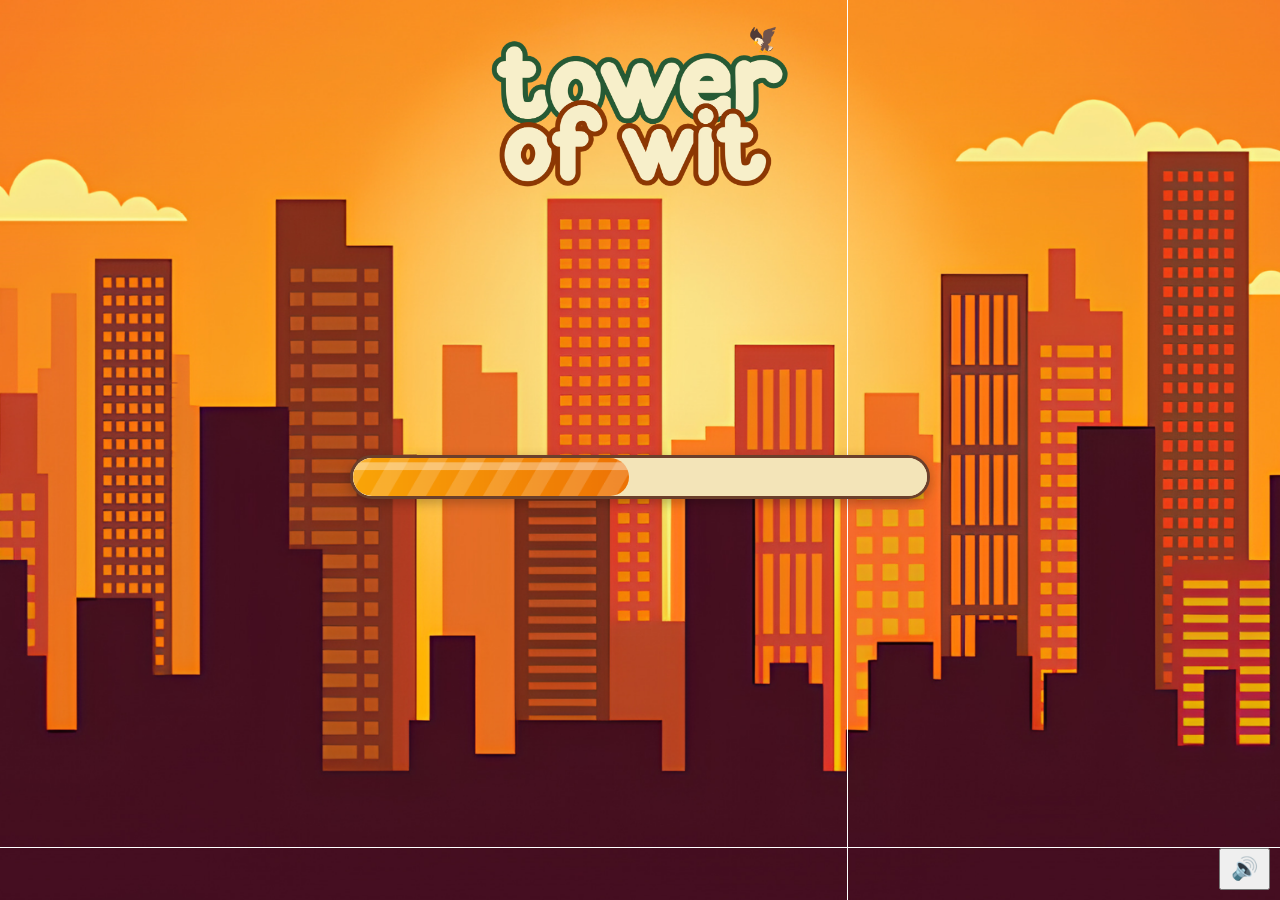
<file: index.html>
<!DOCTYPE html>
<html lang="en">
<head>
  <meta charset="UTF-8" />
  <meta name="viewport" content="width=device-width, initial-scale=1.0" />
  <link rel="icon" type="image/png" href="tow-images/favicon-logo.png">
  <link rel="apple-touch-icon" href="tow-images/apple-touch-icon.png">
  <title>Loading... | Tower of Wit</title>
  <link rel="stylesheet" href="style.css">
</head>
<body class="page-loading">
  <img
    src="tow-images/backgrounds/city.png"
    alt="Background"
    class="bg-layer"
  />

  <img
    src="tow-images/logo-bgr.png"
    alt="Title"
    class="title-logo" 
   width: 14.4rem;
  max-width: 100%;                 
  height: auto;
  >

  <div class="loading-bar-box" id="loadingBarBox">
    
    <div class="bar-empty-layer"></div>

    <div class="fill-layer" id="fillLayer">
      <img
        src="tow-images/loading-bar-fill.png"
        alt="Loading Full"
        class="fill-image"
      />
    </div>

    <span class="start-text" id="startText">Click anywhere to start</span>
  </div>

  <script src="tow-script/loading.js"></script>
  <script src="tow-script/music.js"></script>
</body>
</html>
</file>
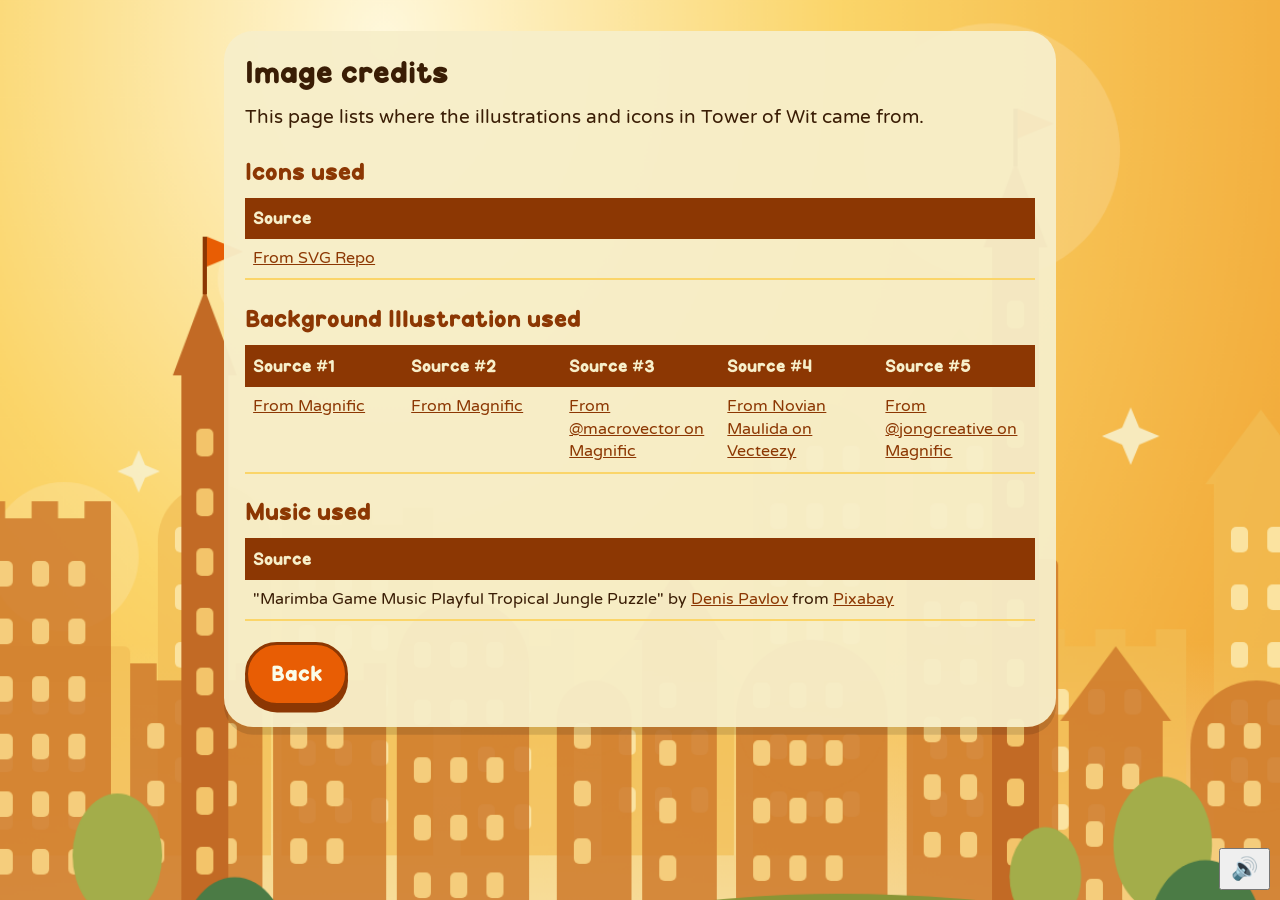
<file: credits.html>
<!DOCTYPE html>
<html lang="en">
    <head>
        <meta charset="UTF-8">
        <meta name="viewport" content="width-device-width, initial-scale=1.0">
        <title>Credits | Tower of Wit</title>   
        <link rel="icon" type="image/png" href="tow-images/favicon-logo.png">
        <link rel="apple-touch-icon" href="tow-images/apple-touch-icon.png">
        <link rel="stylesheet" href="style.css">
    </head>

    <body class="page-credits">
        <main class="home-page">
            <div class="level-card credits">
                <h2>Image credits</h2>
                <p>This page lists where the illustrations and icons in Tower of Wit came from.</p>
            
                <h3>Icons used</h3>
                <table>
                    <thead>
                        <tr>
                            <th>Source</th>
                        </tr>
                    </thead>
                        <tbody>
                        <tr>
                            <td><a href="https://www.svgrepo.com">From SVG Repo</a></td>
                        </tr>
                    </tbody>
                </table>

                <h3>Background Illustration used</h3>
                <table>
                    <thead>
                        <tr>
                            <th>Source #1</th>
                            <th>Source #2</th>
                            <th>Source #3</th>
                            <th>Source #4</th>
                            <th>Source #5</th>
                        </tr>
                    </thead>
                    <tbody>
                        <tr>
                            <td><a href="https://www.magnific.com/free-vector/gradient-rural-landscape-background_49668782.htm#fromView=search&page=1&position=40&uuid=9a9d844c-a757-4e25-b6e7-4546ea43ed04&track=ais_hybrid&query=Sunny+landscape+illustration+farm">From Magnific</a></td>
                            <td><a href="https://www.magnific.com/free-vector/hand-drawn-flat-winter-landscape-illustration_19838556.htm#fromView=search&page=1&position=15&uuid=abf7d9e2-3757-4fc1-9285-8b557616540b&track=ais_hybrid&query=Snow+illustration">From Magnific</a></td>
                            <td><a href="https://www.magnific.com/free-vector/natural-phenomena-disaster-illustration-with-strong-wind-flat_13867296.htm#fromView=keyword&page=1&position=8&uuid=81c93c6f-9430-4632-9264-4adebb5100bd&track=ais_hybrid&query=Windy+day+illustration">From @macrovector on Magnific</a></td>
                            <td><a href="https://www.vecteezy.com/vector-art/4983625-spring-shower-rain-background">From Novian Maulida on Vecteezy</a></td>
                            <td><a href="https://www.magnific.com/premium-vector/city-buildings-stand-still-as-soft-evening-light-quietly-across-urban-landscape_418508342.htm#fromView=keyword&page=1&position=0&uuid=eb76048b-95d6-4fec-b2be-3481920a76b9&track=ais_hybrid&query=Orange+city">From @jongcreative on Magnific</a></td>
                        </tr>
                    </tbody>
                </table>

                <h3>Music used</h3>
                <table>
                    <thead>
                        <tr>
                            <th>Source</th>
                        </tr>
                    </thead>
                    <tbody>
                        <tr>
                            <td>
                                "Marimba Game Music Playful Tropical Jungle Puzzle" by
                                <a href="https://pixabay.com/users/denis-pavlov-music-35636692/?utm_source=link-attribution&utm_medium=referral&utm_campaign=music&utm_content=399759" target="_blank">Denis Pavlov</a>
                                from
                                <a href="https://pixabay.com/music//?utm_source=link-attribution&utm_medium=referral&utm_campaign=music&utm_content=399759" target="_blank">Pixabay</a>
                            </td>
                        </tr>
                    </tbody>
                </table>

                <div class="button-row">
                    <a class="btn btn-orange" href="home-tow.html">Back</a>
                </div>
            </div>
        </main>
    <script src="tow-script/music.js"></script>
    </body>
</html>
</file>
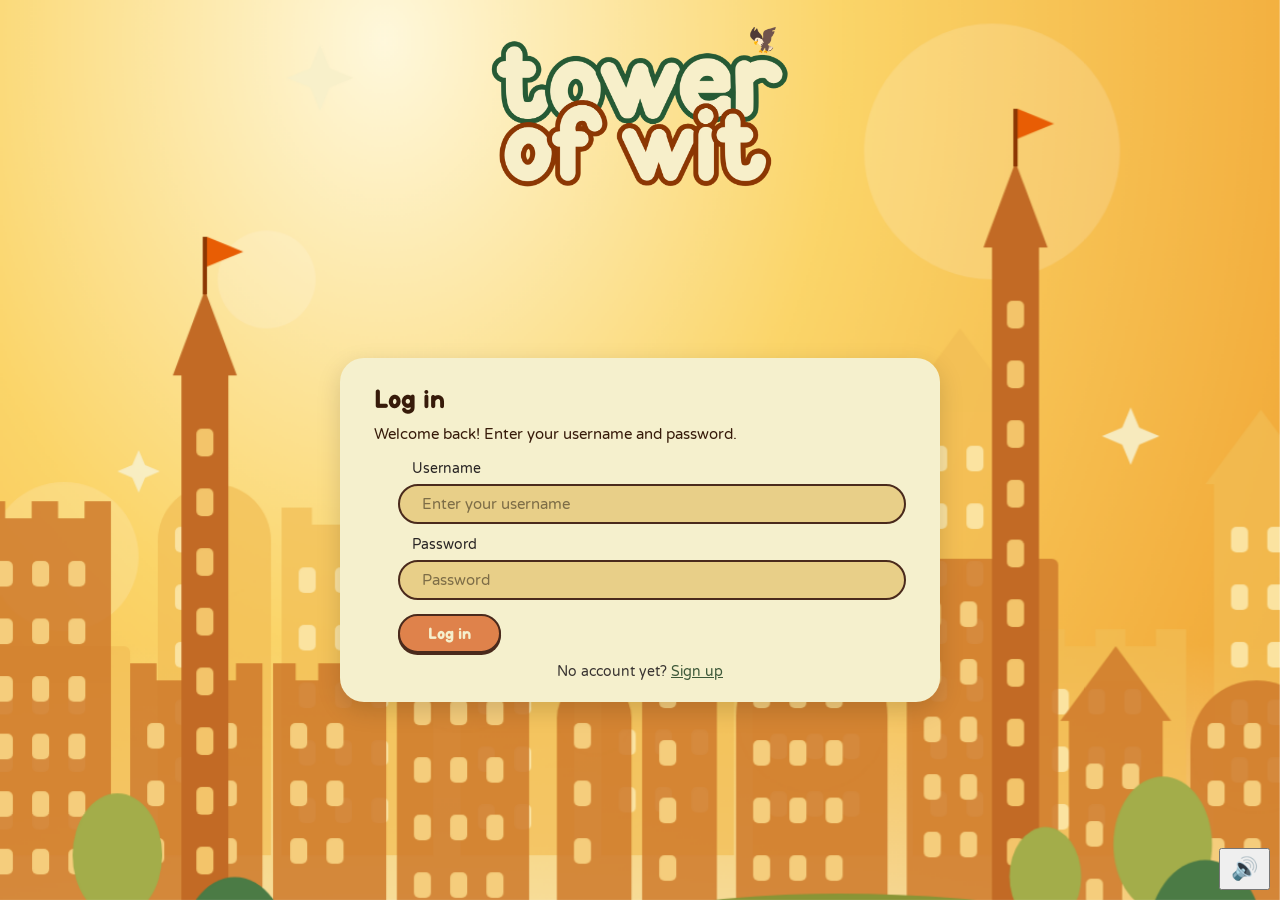
<file: game.html>
<!DOCTYPE html>
<html lang="en">
    <head>
        <meta charset="UTF-8">
        <meta name="viewport" content="width=device-width, initial-scale=1.0">
        <title>Tower of Wit - Game</title>   
        <link rel="icon" type="image/png" href="tow-images/favicon-logo.png">
        <link rel="apple-touch-icon" href="tow-images/apple-touch-icon.png">
        <link rel="stylesheet" href="style.css">
    </head>

    <body class="page-game">
        <main class="home-page">
            <!-- the background container that holds the whole game -->
            <div class="game-screen">
                <div class="game-world">
                    <div class="tower-world" id="tower-world">
                        <div class="tower-ground"></div>
                        <img class="tower-img" src="tow-images/towers/tower-3.png" alt="1st tower with 3 buildings">
                        <div class="floor floor-1"><b class="floor-number">1</b></div>
                        <div class="floor floor-2"><b class="floor-number">2</b></div>
                        <div class="floor floor-3"><b class="floor-number">3</b></div>

                        <div class="enemy enemy-1"><img src="tow-images/characters/entity.png" alt="Enemy named entity"></div>
                        <div class="enemy enemy-2"><img src="tow-images/characters/entity.png" alt="Enemy named entity"></div>
                        <div class="enemy enemy-3"><img src="tow-images/characters/entity.png" alt="Enemy named entity"></div>

                        <div class="elevator-lift" id="elevator-lift">
                            <img class="elevator-cab" src="tow-images/elevator.png" alt="">
                            <div class="hero-avatar" id="hero-avatar"><img src="tow-images/characters/kennedy.png" alt="character you picked"></div>
                            <div class="avatar-pet"><img src="tow-images/animals/frog.png" alt="Frog"></div> <!-- TO BE CHANGED -->
                        </div>
                    </div>
                </div>

                <div class="top-game">
                    <div class="hearts-full" id="hearts-full">
                        <!-- TO BE CHANGED -->
                        <img src="tow-images/icons/heart-full.png" alt="">
                        <img src="tow-images/icons/heart-full.png" alt="">
                        <img src="tow-images/icons/heart-full.png" alt="">
                        <img src="tow-images/icons/heart-full.png" alt="">
                        <img src="tow-images/icons/heart-full.png" alt="">
                        <img src="tow-images/icons/heart-full.png" alt="">
                        <img src="tow-images/icons/heart-full.png" alt="">
                    </div>
                    <span class="pill-game" id="floor-pill">Floor 1/3</span>
                    <span class="pill-game" id="score-pill">0 pts</span>
                </div>

                <div class="question-card">
                    <div class="timer-bar"><div class="timer-fill" id="timer-fill"></div></div>
                    <div class="question-text" id="question-text">Which cold dessert has shaved ice, sweet beans and milk?</div>
                </div>

                <div class="answer-box" id="answer-box">
                    <!-- the message "Correct! + points" goes here (it is hidden while it is empty) -->
                    <div class="feedback" id="feedback"></div>

                    <div class="answers" id="answers">
                        <button class="answer" type="button">A. Halo-halo</button>
                        <button class="answer" type="button">B. Leche flan</button>
                        <button class="answer" type="button">C. Bibingka</button>
                        <button class="answer" type="button">D. Turon</button>
                    </div>

                    <div class="bottom-row">
                        <span class="pill-game pill-cream" id="streak-pill">Streak 0</span>
                        <span class="pill-game pill-cream" id="time-pill">Time 0:00</span>
                        <a class="btn btn-orange btn-small" href="home-tow.html" id="quit-button">Quit</a>
                    </div>
                </div>

                <!-- the result box -->
                <div class="overlay result" id="game-end">
                    <div class="level-card">
                        <!-- TO BE CHANGED -->
                        <h2 id="result-title">You reached the rooftop!</h2>
                        <p class="result-line" id="result-info">Final score 0 with 0 HP left. You earned 0 coins.</p>
                        <p class="result-line" id="result-stats">Level 1 &bull; Rainy &bull; Time: 0:00 &bull; Mistakes: 0</p>
                        <p class="result-high" id="result-high">High score: 0</p>

                        <table id="result-table">
                            <tr>
                                <th>#</th>
                                <th>Player</th>
                                <th>Score</th>
                                <th>Floor</th>
                                <th>Time</th>
                            </tr>
                            <tr class="player-result">
                                <td>1</td>
                                <td>sunkiss</td>
                                <td>1250</td>
                                <td>3/3</td>
                                <td>0:48</td>
                            </tr>    
                        </table>

                        <div class="row">
                            <a class="btn btn-orange" href="game.html" id="next-level-button">Next level</a>
                            <a class="btn btn-orange" href="game.html">Play again</a>
                            <a class="btn btn-cream" href="home-tow.html">Home</a>
                        </div>
                    </div>
                </div>

                <!-- start box -->
                <!-- TO BE CHANGED -->
                <span id="tower-climb"></span>
                <div class="overlay" id="intro">
                    <div class="level-card">
                        <h2 id="intro-title">Rainy day (Easy mode)</h2>
                        <div class="intro-pics" id="intro-pics">
                        <img src="tow-images/backgrounds/rainy.jpg" alt="Rainy day">
                        <img class="animal-icon" src="tow-images/animals/frog.png" alt="Frog">
                    </div>
                    <p id="intro-text">Great pick! Frog loves rainy days. Its power is ON: +5 seconds on every question.</p>
                    <a class="btn btn-green" href="#climb" id="intro-button">Let's climb!</a>
                </div>
            </div>
            </div>
        </main>
    <script src="tow-script/storage.js"></script>
    <script src="tow-script/questions.js"></script>
    <script src="tow-script/game.js"></script>
    <script src="tow-script/music.js"></script>
    </body>
</html>
</file>
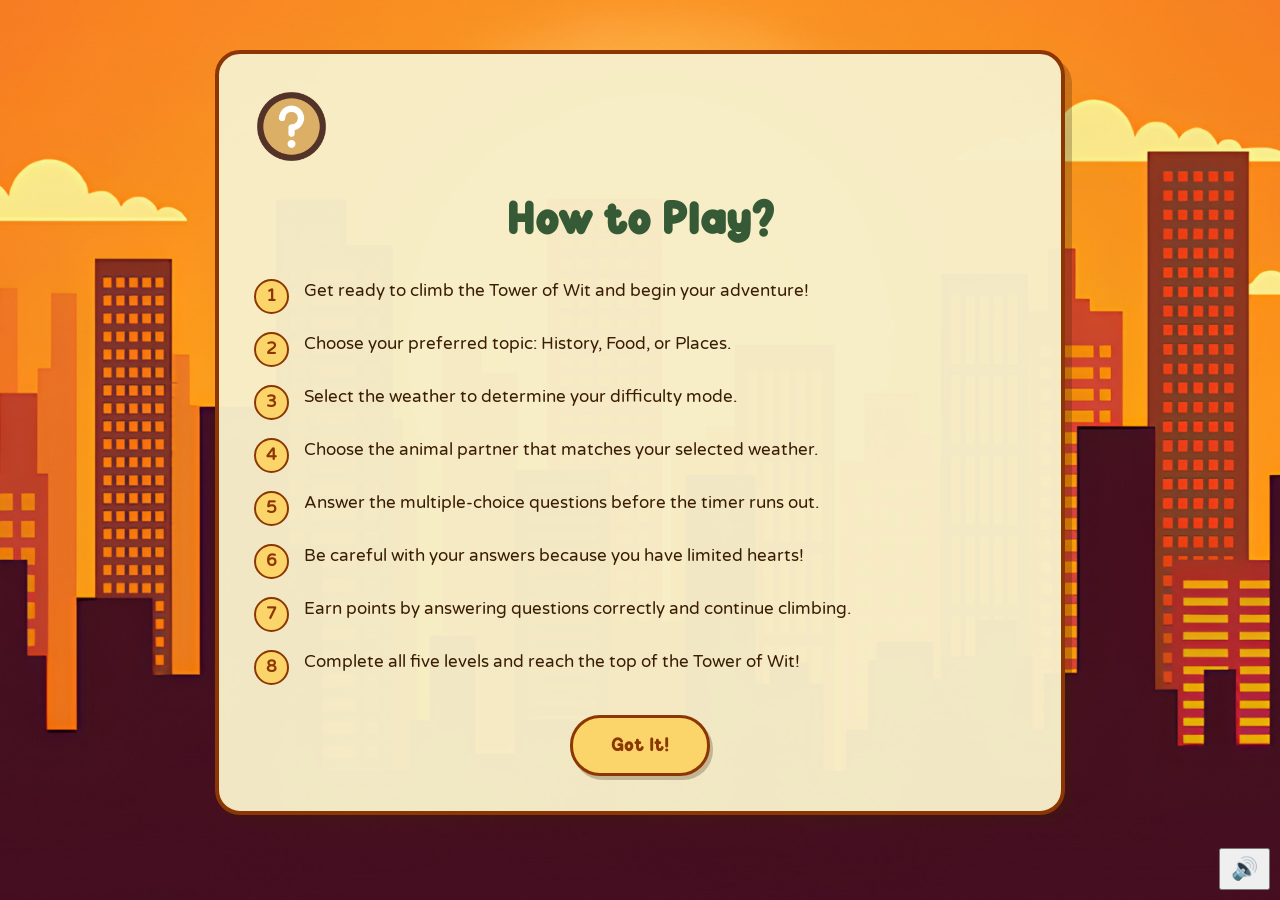
<file: howtoplay.html>
<!doctype html>
<html lang="en">
  <head>
    <meta charset="UTF-8" />
    <meta name="viewport" content="width=device-width, initial-scale=1.0" />
    <link rel="icon" type="image/png" href="tow-images/favicon-logo.png" />
    <link rel="apple-touch-icon" href="tow-images/apple-touch-icon.png" />
    <title>How to Play | Tower of Wit</title>
    <link rel="stylesheet" href="style.css" />
  </head>

  <body class="howto-page">
    <main class="instructions-panel">
      <header>
        <img
          src="tow-images/icons/help.png"
          alt="Help icon"
          class="page-icon"
        />
        <h1 class="page-title">How to Play?</h1>
      </header>

      <ol class="instruction-list">
        <li>
          <span class="step-number">1</span>
          <span
            >Get ready to climb the Tower of Wit and begin your adventure!</span
          >
        </li>
        <li>
          <span class="step-number">2</span>
          <span>Choose your preferred topic: History, Food, or Places.</span>
        </li>
        <li>
          <span class="step-number">3</span>
          <span>Select the weather to determine your difficulty mode.</span>
        </li>
        <li>
          <span class="step-number">4</span>
          <span
            >Choose the animal partner that matches your selected weather.</span
          >
        </li>
        <li>
          <span class="step-number">5</span>
          <span
            >Answer the multiple-choice questions before the timer runs
            out.</span
          >
        </li>
        <li>
          <span class="step-number">6</span>
          <span
            >Be careful with your answers because you have limited hearts!</span
          >
        </li>
        <li>
          <span class="step-number">7</span>
          <span
            >Earn points by answering questions correctly and continue
            climbing.</span
          >
        </li>
        <li>
          <span class="step-number">8</span>
          <span
            >Complete all five levels and reach the top of the Tower of
            Wit!</span
          >
        </li>
      </ol>

      <div class="action-row">
        <a href="home-tow.html" class="main-button"> Got It! </a>
      </div>
    </main>
  <script src="tow-script/music.js"></script>
  </body>
</html>
</file>
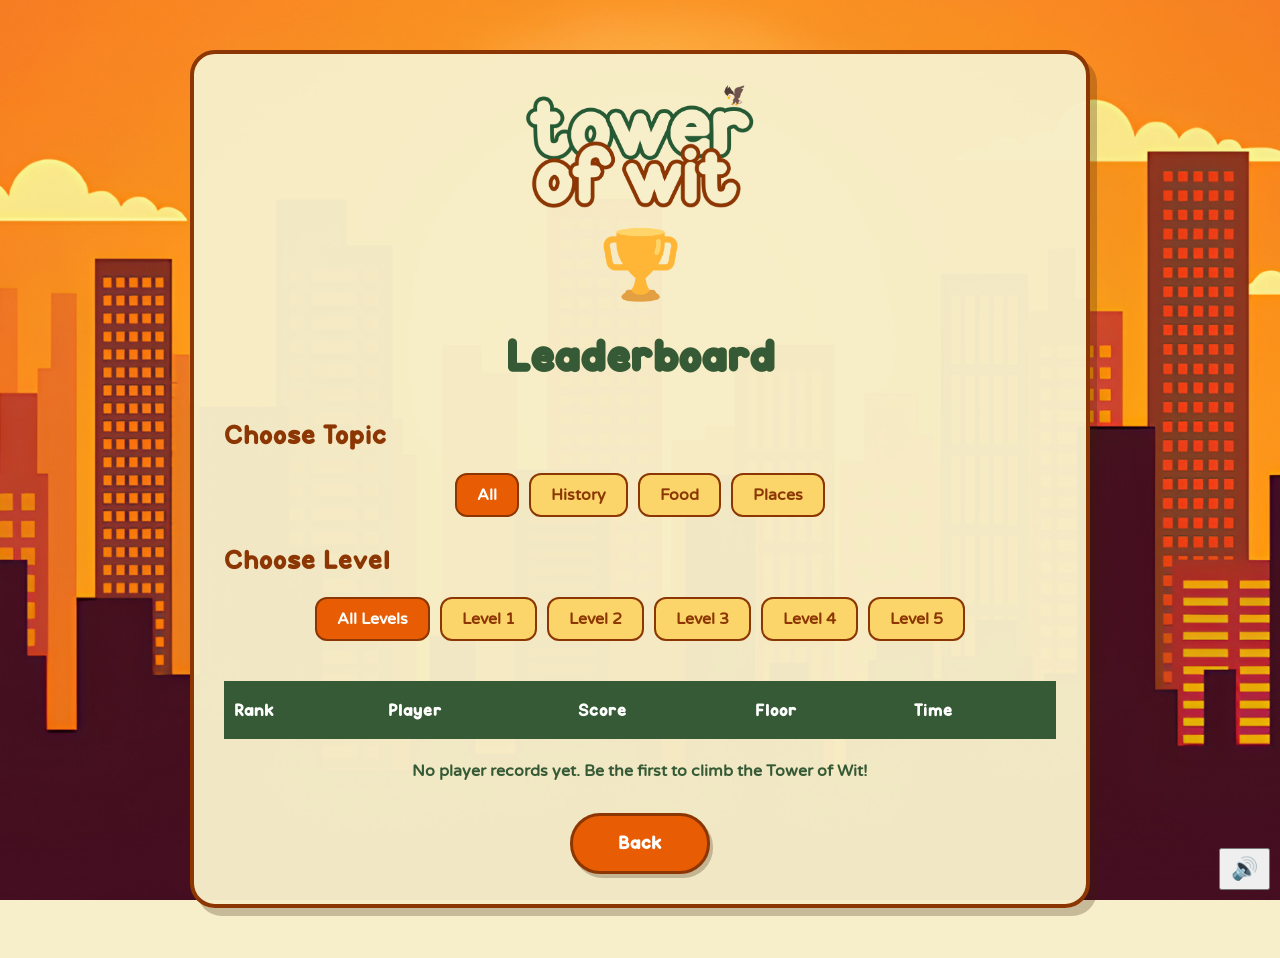
<file: leaderboard.html>
<!DOCTYPE html>
<html lang="en">

<head>
    <meta charset="UTF-8">
    <meta name="viewport" content="width=device-width, initial-scale=1.0">

    <link rel="icon" type="image/png" href="tow-images/favicon-logo.png">
    <link rel="apple-touch-icon" href="tow-images/apple-touch-icon.png">
    <link rel="stylesheet" href="style.css">

    <title>Leaderboard | Tower of Wit</title>
</head>

<body class="leaderboard-page">

    <main class="leaderboard-container">
      <div class="logo-container">
        <img src="tow-images/tower-of-wit-logo-removed-bg.png"alt="Tower of Wit Logo" class="game-logo">
      </div>

      <header class="leaderboard-heading">
        <img src="tow-images/icons/trophy.png" alt="Trophy" class="page-icon">
        <h1 class="page-title">Leaderboard</h1>
      </header>

      <section>
          <h2 class="section-title">Choose Topic</h2>
          <div class="filter-group" id="topic-filters"> 
            <button class="filter-label active" type="button" data-topic="all">  All </button> 
            <button class="filter-label" type="button" data-topic="History"> History </button>
            <button class="filter-label" type="button" data-topic="Food"> Food </button>
            <button class="filter-label" type="button" data-topic="Places"> Places </button>
          </div>
     </section>

     <section>
        <h2 class="section-title">Choose Level</h2>
        <div class="filter-group" id="level-filters">
          <button class="filter-label active" type="button" data-level="all"> All Levels </button>
          <button class="filter-label" type="button" data-level="1"> Level 1 </button>
          <button class="filter-label" type="button" data-level="2"> Level 2 </button>
          <button class="filter-label" type="button" data-level="3"> Level 3  </button>
          <button class="filter-label" type="button" data-level="4"> Level 4 </button>
          <button class="filter-label" type="button" data-level="5"> Level 5</button>
        </div>
     </section>
    
     <section class="table-wrapper">
        <table class="leaderboard-table">
            <thead>
              <tr>
                 <th>Rank</th>
                 <th>Player</th>
                 <th>Score</th>
                 <th>Floor</th>
                 <th>Time</th>
              </tr>
            </thead>

            <tbody id="leaderboard-body">
            </tbody>
            </table>

            <p id="leaderboard-message"
                style="text-align: center; margin-top: 20px;"
                hidden>
            </p>
        </section>

       
      <div class="action-row">
        <a href="home-tow.html" class="main-button orange-button"> Back </a>
        </div>
    </main>

    <script src="tow-script/storage.js"></script>
    <script src="tow-script/leaderboard.js"></script>
    <script src="tow-script/music.js"></script>

</body>
</html>
</file>
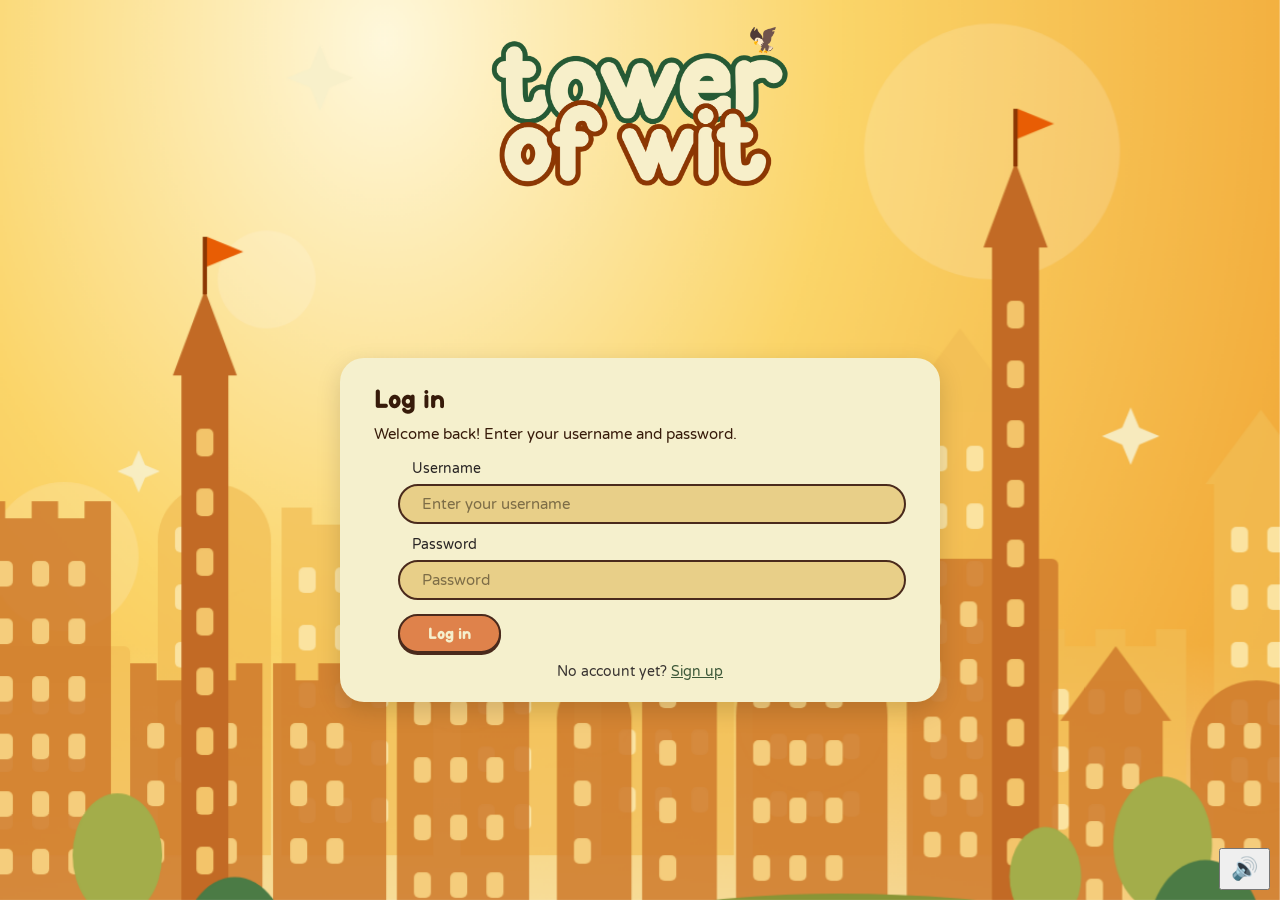
<file: levelmap.html>
<!DOCTYPE html>
<html lang="en">
    <head>
        <meta charset="UTF-8">
        <meta name="viewport" content="width-device-width, initial-scale=1.0">
        <title>Level Map | Tower of Wit</title>   
        <link rel="icon" type="image/png" href="tow-images/favicon-logo.png">
        <link rel="apple-touch-icon" href="tow-images/apple-touch-icon.png">
        <link rel="stylesheet" href="style.css">
    </head>

    <body class="page-map">
        <main class="home-page">
            <div class="level-card">
                <h2>Choose a tower</h2>
                <p>Each tower is taller than the last tower. Beat a level to unlock the next one. The boss waits at the top on Level 5!</p>

                <div class="road-map">
                    <img class="road-pic" src="tow-images/road.png" alt="">

                    <a class="spot spot1 on" href="levelmap.html" title="Level 1">
                        <img class="tower-pic" src="tow-images/towers/tower-3.png" alt="Level 1 tower">
                        <span class="oval-shape"></span>
                        <!-- player -->
                        <span class="avatar-chosen"><img src="tow-images/characters/kennedy.png" alt="You"></span>
                        <!-- levels -->
                        <span class="label-level">
                            <b>Level 1</b>
                            <p>7 HP, 30s</p>
                        </span>
                    </a>

                    <a class="spot spot2" href="levelmap.html" title="Level 2">
                        <img class="tower-pic" src="tow-images/towers/tower-4.png" alt="Level 2 tower">
                        <span class="oval-shape"></span>
                        <span class="label-level">
                            <b>Level 2</b>
                            <p>6 HP, 25s</p>
                        </span>
                    </a>

                    <a class="spot spot3" href="levelmap.html" title="Level 3">
                        <img class="tower-pic" src="tow-images/towers/tower-5.png" alt="Level 3 tower">
                        <span class="oval-shape"></span>
                        <span class="label-level">
                            <b>Level 3</b>
                            <p>5 HP, 22s</p>
                        </span>
                    </a>

                    <a class="spot spot4" href="levelmap.html" title="Level 4">
                        <img class="tower-pic" src="tow-images/towers/tower-6.png" alt="Level 4 tower">
                        <span class="oval-shape"></span>
                        <span class="label-level">
                            <b>Level 4</b>
                            <p>4 HP, 20s</p>
                        </span>
                    </a>

                    <a class="spot spot5" href="levelmap.html" title="Level 5">
                        <img class="tower-pic" src="tow-images/towers/tower-7.png" alt="Level 5 tower">
                        <span class="oval-shape"></span>
                        <span class="label-level">
                            <b>Level 5</b>
                            <p>3 HP, 18s</p>
                        </span>
                    </a>

                    <div class="map-icons">
                        <a class="map-icon plain" href="howtoplay.html" title="How to play">
                            <img src="tow-images/icons/help.png" alt="How to play help icon">
                        </a>
                        <a class="map-icon" href="leaderboard.html" title="Leaderboard"> 
                            <img src="tow-images/icons/trophy.png" alt="Trophy for leaderboard icon">
                        </a>
                        <a class="map-icon" href="#settings" title="Settings"> 
                            <img src="tow-images/icons/settings.png" alt="settings icon">
                        </a>
                    </div>
                </div>

                <p class="hint-mode" id="map-hint">Rainy weather (Easy mode). Higher levels give you fewer hearts and harder questions.</p> 

                <div class="button-row">
                    <a class="btn btn-green" href="game.html">Start playing</a>
                    <a class="btn btn-orange" href="setup.html">Back</a>
                </div>
            </div>
        </main>

        <!-- for settings -->
        <div class="popup" id="settings">
            <div class="popup-card">
                <h2>Settings</h2>

                <h3>Topic</h3>
                <div class="pick-row">
                    <div class="pick">
                        <input type="radio" name="topic" id="topic-history" checked>
                        <label for="topic-history">History</label>
                    </div>

                    <div class="pick">
                        <input type="radio" name="topic" id="topic-food">
                        <label for="topic-food">Food</label>
                    </div>

                    <div class="pick">
                        <input type="radio" name="topic" id="topic-places">
                        <label for="topic-places">Places</label>
                    </div>
                </div>

                <h3>Today's weather</h3>
                <div class="pick-row">
                    <div class="pick weather-pick">
                        <input type="radio" name="weather" id="weather-rainy" checked>
                        <label for="weather-rainy">
                            <img src="tow-images/backgrounds/rainy.jpg" alt="">
                            Rainy 
                            <p class="small">Easy Mode</p>
                        </label>
                    </div>

                    <div class="pick weather-pick">
                        <input type="radio" name="weather" id="weather-snowy">
                        <label for="weather-snowy">
                            <img src="tow-images/backgrounds/snowy.jpg" alt="">
                            Snowy
                            <p class="small">Medium Mode</p>
                        </label>
                    </div>

                    <div class="pick weather-pick">
                        <input type="radio" name="weather" id="weather-windy">
                        <label for="weather-windy">
                            <img src="tow-images/backgrounds/windy.jpg" alt="">
                            Windy 
                            <p class="small">Hard Mode</p>
                        </label>
                    </div>

                    <div class="pick weather-pick">
                        <input type="radio" name="weather" id="weather-sunny">
                        <label for="weather-sunny">
                            <img src="tow-images/backgrounds/sunny.jpg" alt="">
                            Rainy 
                            <p class="small">Hardest Mode</p>
                        </label>
                    </div>
                </div>

                <h3>Pick your animal partner</h3>
                <div class="pick-row">
                    <div class="pick animal-pick">
                        <input type="radio" name="animal" id="animal-frog" checked>
                        <label for="animal-frog">
                            <img src="tow-images/animals/frog.png" alt="">
                            Frog 
                            <p class="small">Rainy Weather</p>
                        </label>
                    </div>

                    <div class="pick animal-pick">
                        <input type="radio" name="animal" id="animal-penguin">
                        <label for="animal-penguin">
                            <img src="tow-images/animals/penguin.png" alt="">
                            Penguin 
                            <p class="small">Snowy Weather</p>
                        </label>
                    </div>

                    <div class="pick animal-pick">
                        <input type="radio" name="animal" id="animal-eagle">
                        <label for="animal-eagle">
                            <img src="tow-images/animals/eagle.png" alt="">
                            Frog 
                            <p class="small">Windy Weather</p>
                        </label>
                    </div>

                    <div class="pick animal-pick">
                        <input type="radio" name="animal" id="animal-buffalo">
                        <label for="animal-buffalo">
                            <img src="tow-images/animals/buffalo.png" alt="">
                            Carabao
                            <p class="small">Sunny Weather</p>
                        </label>
                    </div>

                    <div class="button-row">
                        <a class="btn btn-green" href="#">Done</a>
                    </div>
                </div>
            </div>
        </div>
        <script src="tow-script/storage.js"></script>
    <script src="tow-script/questions.js"></script>
    <script src="tow-script/levelmap.js"></script>
    <script src="tow-script/music.js"></script>
    </body>
</html>
</file>
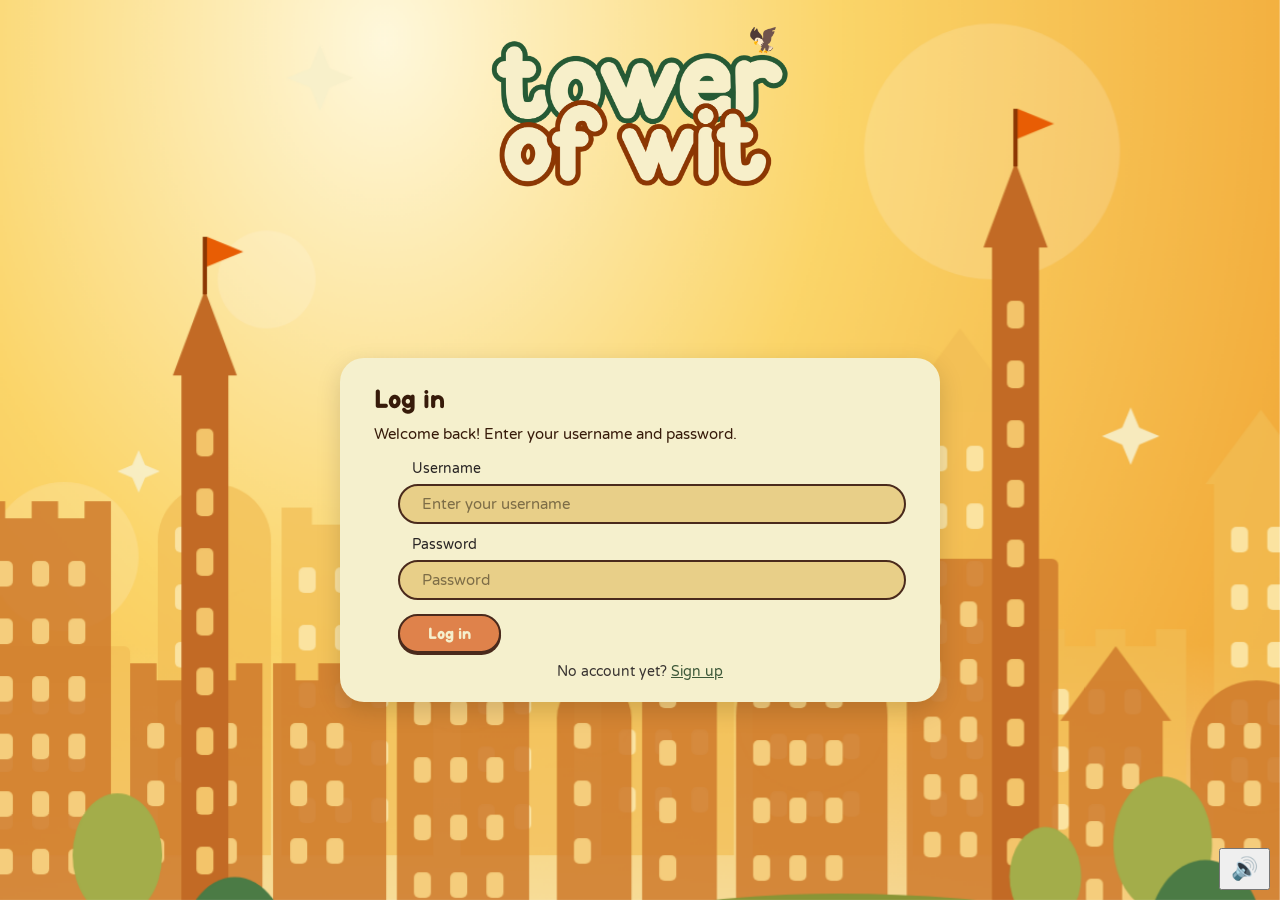
<file: login.html>
<!DOCTYPE html>
<html lang="en">
<head>
    <meta charset="UTF-8">
    <meta name="viewport" content="width=device-width, initial-scale=1.0">
    <link rel="icon" type="image/png" href="tow-images/favicon-logo.png">
    <link rel="apple-touch-icon" href="tow-images/apple-touch-icon.png">
    <title>Log In | Tower of Wit</title>
    <link rel="stylesheet" href="style.css">
</head>
<body class="page-login">
 <img src="tow-images/backgrounds/tower-main.png" alt="Background" style="position: fixed; inset: 0; width: 100vw; height: 100vh; height: 100dvh; object-fit: cover; object-position: center; z-index: -1;">
 <img src="tow-images/logo-bgr.png" alt="Title" style="width: clamp(180px, 40vw, 300px); height: auto; max-width: 90vw; object-fit: contain; position: absolute; top: clamp(12px, 3vh, 25px); left: 50%; transform: translateX(-50%); z-index: 1;">
 
<div class="login-card">
    <h1 class="login-card-title">Log in</h1>
    <p class="login-card-subtitle">Welcome back! Enter your username and password.</p>

    <form id="loginForm" class="login-form">
      <div class="login-input-group">
        <label for="username">Username</label>
        <input type="text" id="username" placeholder="Enter your username" required pattern=".*\S.*" title="Enter a username containing at least one non-space character" />
      </div>

      <div class="login-input-group">
        <label for="password">Password</label>
        <input type="password" id="password" placeholder="Password" required pattern=".*\S.*" title="Enter a password containing at least one non-space character" />
      </div>

      <button type="submit" id="loginForm" class="login-btn-submit">Log in</button>
    </form>

    <p class="signup-prompt">
      No account yet? <a href="signup.html" id="signupLink">Sign up</a>
    </p>
  </div>
  <script src="tow-script/storage.js"></script>
 <script src="tow-script/menu.js"></script>
 <script src="tow-script/music.js"></script>
</body>
</html>
</file>
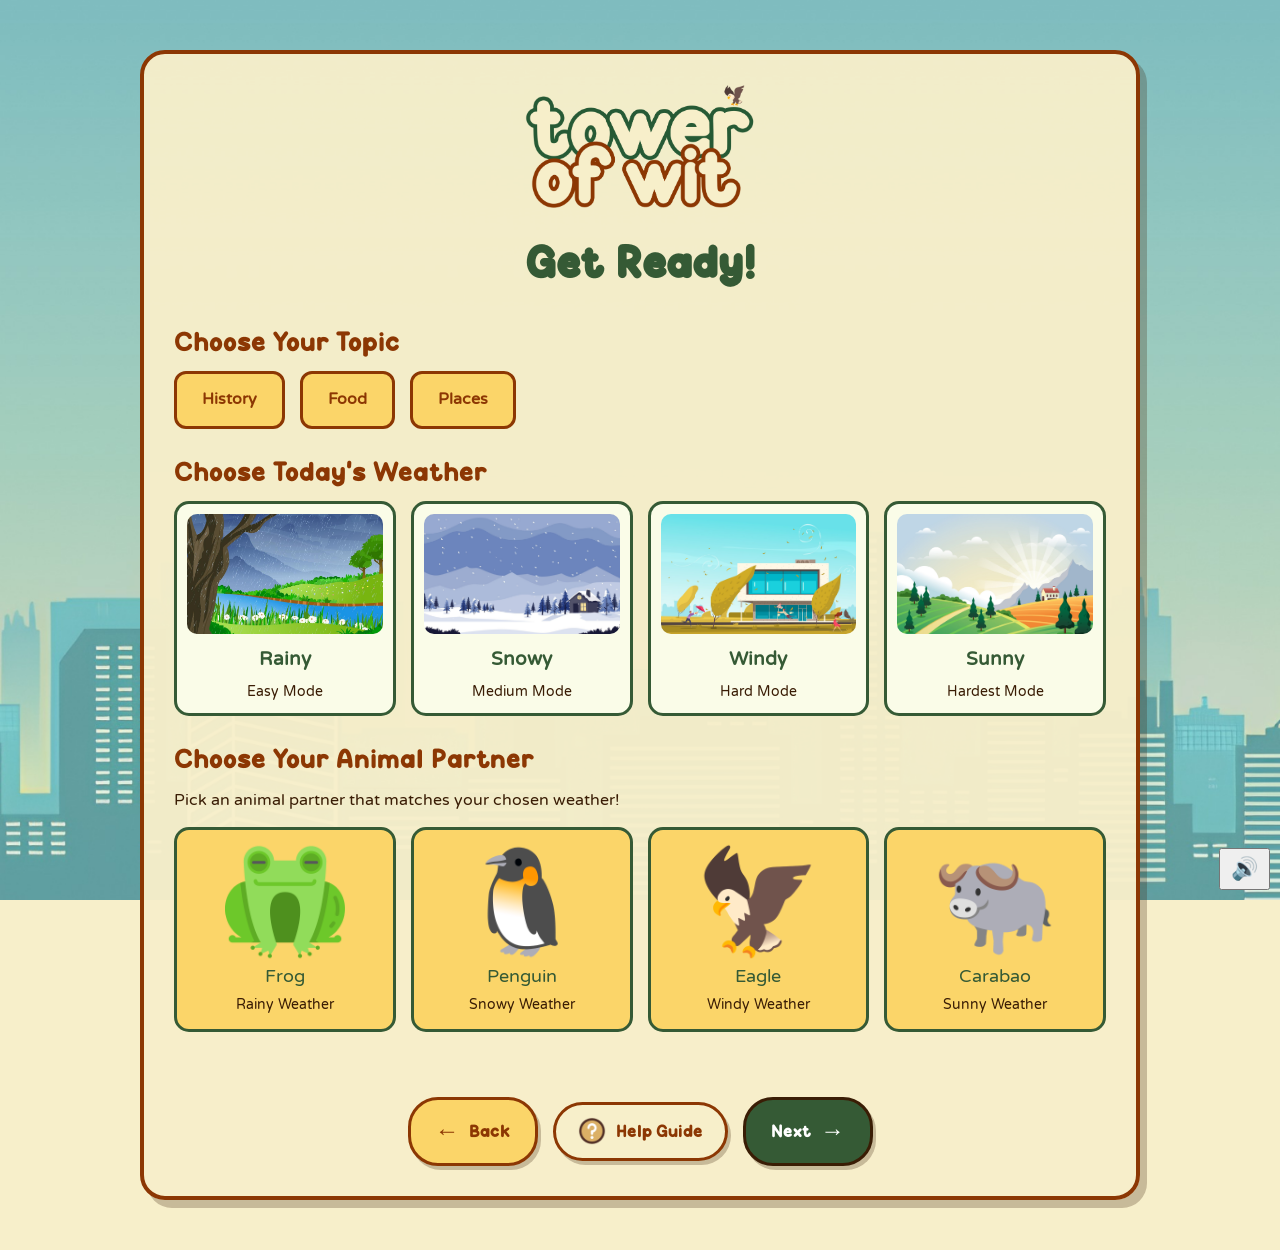
<file: setup.html>
<!DOCTYPE html>
<html lang="en">
<head>
  <meta charset="UTF-8">
  <meta name="viewport" content="width=device-width, initial-scale=1.0">
  <link rel="icon" type="image/png" href="tow-images/favicon-logo.png">
  <link rel="apple-touch-icon" href="tow-images/apple-touch-icon.png">
  <title>Get Ready | Tower of Wit</title>
  <link rel="stylesheet" href="style.css">
</head>
<body class="setup-page">

  <main class="page-container">

    <div class="logo-container">
        <img src="tow-images/tower-of-wit-logo-removed-bg.png" alt="Tower of Wit Logo" class="game-logo">
    </div>       
    <h1 class="page-title">Get Ready!</h1>

    <section>
      <h2 class="section-title">Choose Your Topic</h2>

      <div class="topic-grid">

        <label class="topic-option">
          <input type="radio" name="topic" value="History">
           <div class="topic-card">
             <span>History</span>
           </div>
        </label>

        <label class="topic-option">
          <input type="radio" name="topic" value="Food">
           <div class="topic-card">
             <span>Food</span>
           </div>
        </label>

        <label class="topic-option">
          <input type="radio" name="topic" value="Places">
           <div class="topic-card">
             <span>Places</span>
           </div>
        </label>
      </div>
    </section>

    <section>
      <h2 class="section-title">Choose Today's Weather</h2>

      <div class="weather-grid">
        <label class="weather-option">
          <input type="radio" name="weather" value="Rainy">

          <div class="weather-card">
            <img src="tow-images/backgrounds/rainy.jpg" alt="Rainy weather" class="weather-image">
            <span class="weather-name">Rainy</span>
            <span class="weather-mode">Easy Mode</span>
          </div>
        </label>

        <label class="weather-option">
          <input type="radio" name="weather" value="Snowy">
          <div class="weather-card">
            <img src="tow-images/backgrounds/snowy.jpg" alt="Snowy weather" class="weather-image">
            <span class="weather-name">Snowy</span>
            <span class="weather-mode">Medium Mode</span>
        </div>
        </label>

        <label class="weather-option">
          <input type="radio" name="weather" value="Windy">
          <div class="weather-card">
            <img src="tow-images/backgrounds/windy.jpg" alt="Windy weather" class="weather-image">
            <span class="weather-name">Windy</span>
            <span class="weather-mode">Hard Mode</span>
          </div>
        </label>

        <label class="weather-option">
          <input type="radio" name="weather" value="Sunny">
          <div class="weather-card">
            <img src="tow-images/backgrounds/sunny.jpg" alt="Sunny weather" class="weather-image">
            <span class="weather-name">Sunny</span>
            <span class="weather-mode">Hardest Mode</span>
          </div>
        </label>
      </div>
    </section>

    <section>
      <h2 class="section-title">Choose Your Animal Partner</h2>
      <p class="section-description">
        Pick an animal partner that matches your chosen weather!
      </p>

      <div class="animal-grid">
        <label class="animal-option">
          <input type="radio" name="animal" value="Frog">
          <div class="animal-card">
            <img src="tow-images/animals/frog.png" alt="Frog" class="animal-image">
            <span class="animal-name">Frog</span>
            <br>
            <span class="animal-description">Rainy Weather</span>
          </div>
        </label>

        <label class="animal-option">
          <input type="radio" name="animal" value="Penguin">
          <div class="animal-card">
            <img src="tow-images/animals/penguin.png" alt="Penguin" class="animal-image">
            <span class="animal-name">Penguin</span>
            <br>
            <span class="animal-description">Snowy Weather</span>
          </div>
        </label>

        <label class="animal-option">
          <input type="radio" name="animal" value="Eagle">
          <div class="animal-card">
            <img src="tow-images/animals/eagle.png" alt="Eagle" class="animal-image">
            <span class="animal-name">Eagle</span>
            <br>
            <span class="animal-description">Windy Weather</span>
          </div>
        </label>

        <label class="animal-option">
          <input type="radio" name="animal" value="Carabao">
          <div class="animal-card">
            <img src="tow-images/animals/carabao.png" alt="Carabao" class="animal-image">
            <span class="animal-name">Carabao</span>    
            <br>
            <span class="animal-description">Sunny Weather</span>
          </div>
        </label>
      </div>
    </section>

    <div class="action-row">
      <nav class="page-navigation">
         <a href="home-tow.html" class="nav-button">
         <span class="nav-arrow">←</span>
         <span>Back</span>
         </a>
         <a href="howtoplay.html" class="nav-button help-button">
           <img src="tow-images/icons/help.png" alt="Help" class="nav-icon">
           <span>Help Guide</span>
         </a>
         <a href="levelmap.html" class="nav-button next-button" id="nextButton" >
          <span>Next</span>
          <span class="nav-arrow">→</span>
         </a>
     </nav>  
    </div>
  </main>

  <script src="tow-script/storage.js"></script>
  <script src="tow-script/setup.js"></script>
  <script src="tow-script/music.js"></script>
</body>
</html>
</file>
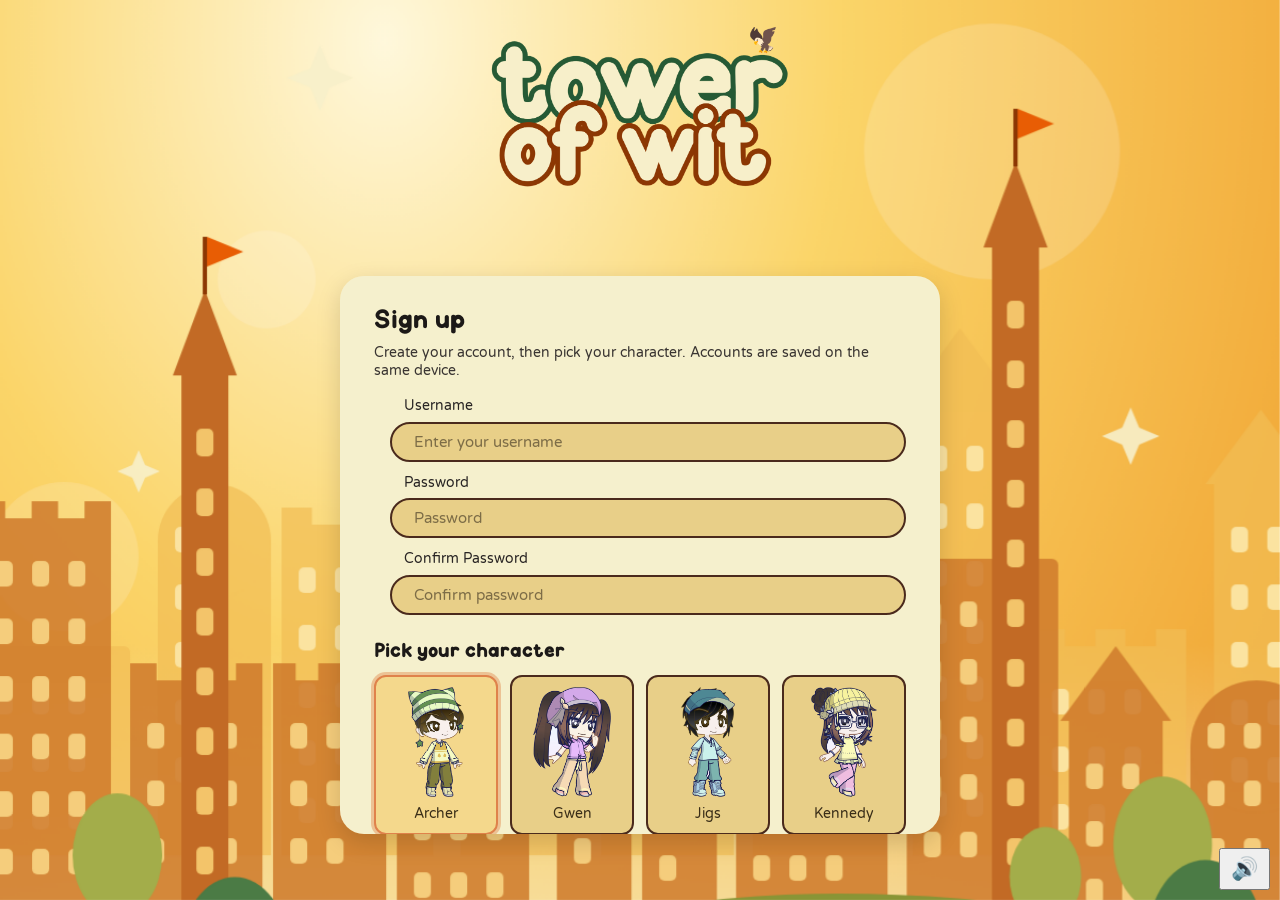
<file: signup.html>
<!DOCTYPE html>
<html lang="en">
<head>
  <meta charset="UTF-8" />
  <meta name="viewport" content="width=device-width, initial-scale=1.0" />
  <link rel="icon" type="image/png" href="tow-images/favicon-logo.png">
  <link rel="apple-touch-icon" href="tow-images/apple-touch-icon.png">
  <title>Sign Up | Tower of Wit</title>
  <link rel="stylesheet" href="style.css">
</head>
<body class="page-signup">
  <img
    src="tow-images/backgrounds/tower-main.png"
    alt="Background"
    style="position: fixed; inset: 0; width: 100vw; height: 100vh; height: 100dvh; object-fit: cover; object-position: center; z-index: -1;"
  />
  <img
    src="tow-images/logo-bgr.png"
    alt="Title"
    style="width: clamp(180px, 40vw, 300px); height: auto; max-width: 90vw; object-fit: contain; position: absolute; top: clamp(12px, 3vh, 25px); left: 50%; transform: translateX(-50%); z-index: 1;"
  />

  <div class="signup-card">
    <form id="signupForm" class="signup-form">
      <h1 class="signup-card-title">Sign up</h1>
      <p class="signup-card-subtitle">Create your account, then pick your character. Accounts are saved on the same device.</p>

      <div class="signup-input-group">
        <label for="username">Username</label>
        <input
          type="text"
          id="username"
          placeholder="Enter your username"
          required
          pattern=".*\S.*"
          title="Enter a username containing at least one non-space character"
        />
      </div>

      <div class="signup-input-group">
        <label for="password">Password</label>
        <input
          type="password"
          id="password"
          placeholder="Password"
          required
          pattern=".*\S.*"
          title="Enter a password containing at least one non-space character"
        />
      </div>

      <div class="signup-input-group">
        <label for="confirmPassword">Confirm Password</label>
        <input
          type="password"
          id="confirmPassword"
          placeholder="Confirm password"
          required
          pattern=".*\S.*"
          title="Confirm your password"
        />
      </div>

      <h2 class="signup-section-title">Pick your character</h2>

      <div class="character-grid" id="characterGrid">
        <label class="character-card">
          <input type="radio" name="character" value="Archer" checked />
          <div class="character-avatar">
            <img src="tow-images/characters/archer.png" alt="Archer" onerror="this.style.display='none'" />
          </div>
          <span class="character-name">Archer</span>
        </label>

        <label class="character-card">
          <input type="radio" name="character" value="Gwen" />
          <div class="character-avatar">
            <img src="tow-images/characters/gwen.png" alt="Gwen" onerror="this.style.display='none'" />
          </div>
          <span class="character-name">Gwen</span>
        </label>

        <label class="character-card">
          <input type="radio" name="character" value="Jigs" />
          <div class="character-avatar">
            <img src="tow-images/characters/jigs.png" alt="Jigs" onerror="this.style.display='none'" />
          </div>
          <span class="character-name">Jigs</span>
        </label>

        <label class="character-card">
          <input type="radio" name="character" value="Kennedy" />
          <div class="character-avatar">
            <img src="tow-images/characters/kennedy.png" alt="Kennedy" onerror="this.style.display='none'" />
          </div>
          <span class="character-name">Kennedy</span>
        </label>
      </div>

      <button type="submit" id="signupForm" class="signup-btn-submit">Create account</button>

      <p class="login-prompt">
        Already have an account? <a href="login.html">Log in</a>
      </p>
    </form>
  </div>

  <script src="tow-script/storage.js"></script>
  <script src="tow-script/menu.js"></script>
  <script src="tow-script/music.js"></script>
</body>
</html>
</file>
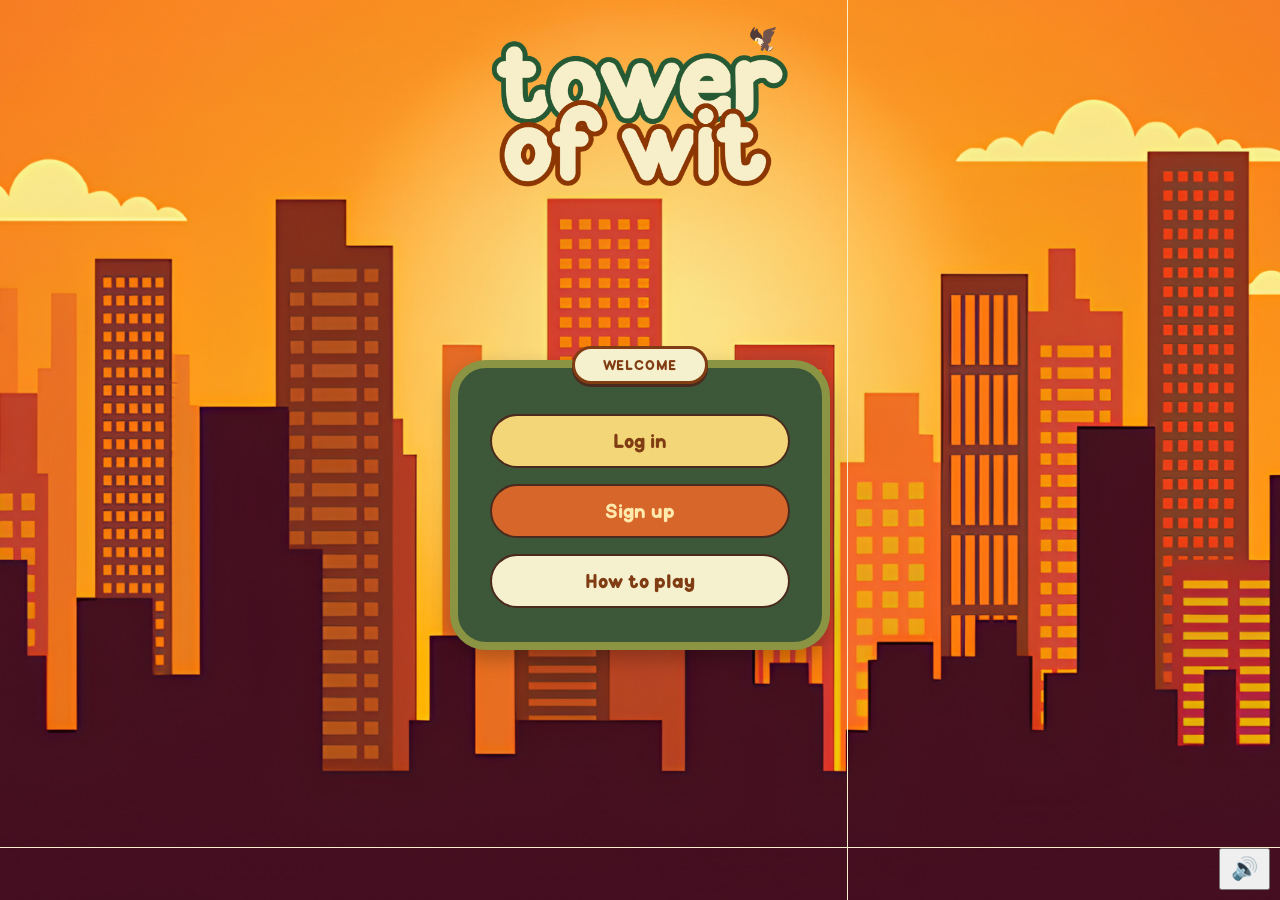
<file: welcome.html>
<!DOCTYPE html>
<html lang="en">
<head>
  <meta charset="UTF-8" />
  <meta name="viewport" content="width=device-width, initial-scale=1.0" />
  <link rel="icon" type="image/png" href="tow-images/favicon-logo.png">
  <link rel="apple-touch-icon" href="tow-images/apple-touch-icon.png">
  <title>Welcome | Tower of Wit</title>
  <link rel="stylesheet" href="style.css">
</head>
<body class="page-welcome">
  <img
    src="tow-images/backgrounds/city.png"
    alt="Background"
    style="position: fixed; inset: 0; width: clamp(320px, 100vw, 1920px); height: clamp(568px, 100dvh, 1080px); object-fit: cover; object-position: center; z-index: -1;"
  />
  <img
    src="tow-images/logo-bgr.png"
    alt="Title"
    style= "width: 14.4rem;
  max-width: 100%;                 
  height: auto;
  width: clamp(180px, 40vw, 300px); height: auto; max-width: 90vw; object-fit: contain; position: absolute; top: clamp(12px, 3vh, 25px); left: 50%; transform: translateX(-50%); z-index: 1;"
  />

  <div class="menu-card">
    <div class="welcome-badge">WELCOME</div>
    <button type="button" id="loginBtn" class="menu-btn btn-login">Log in</button>
    <button type="button" id="signupBtn" class="menu-btn btn-signup">Sign up</button>
    <button type="button" id="howtoBtn" class="menu-btn btn-howto">How to play</button>
  </div>

  <script src="tow-script/menu.js"></script>
  <script src="tow-script/music.js"></script>
</body>
</html>
</file>
<file: style.css>
/* ------------------------------------------------------
   TOWER OF WIT - merged stylesheet
   ------------------------------------------------------ */

/* PART 1: glay-style.css */

/* Our Customs Fonts */
@import url('https://fonts.googleapis.com/css2?family=Varela+Round&display=swap');

@font-face {
  font-family: 'Lolla Sans';
  src: url('tow-font/Lolla-Sans.otf') format('opentype');
}

/*  Our Color Palette*/

:root {
  /* Primary Colors */
  --brown: #8c3703;
  --amber: #ffba08;
  --cream: #f7efca;
  --sec-cream: #fafce8;

  /* Secondary Colors */
  --dark-green: #355a35;
  --orange: #e85d04;
  --yellow: #fbd569;
  --olive-green: #899536;
  --dark-brown: #3a1d05;

  /* Additional Colors */
  --light-yellow: #ffe7a3;
  --table-border: #dfc98a;
  --table-row-light: #fff5d4;
  --white: #ffffff;

  /* Transparent Colors */
  --panel-bg: rgba(247, 239, 202, 0.96);
  --leaderboard-bg: rgba(247, 239, 202, 0.97);
  --shadow-color: rgba(58, 29, 5, 0.25);
}


/* Our General Styles */

* {
  margin: 0;
  padding: 0;
  box-sizing: border-box;
}

body {
  margin: 0;
  min-height: 100vh;
  font-family: 'Varela Round', sans-serif;
  font-size: 1rem;
  line-height: 1.6;
  color: var(--dark-brown);
  background: var(--cream);
}

h1,
h2,
h3 {
  font-family: 'Lolla Sans', 'Varela Round', sans-serif;
}

img {
  max-width: 100%;
}


/* Games Logo*/

.logo-container {
  display: flex;
  justify-content: center;
  margin-bottom: 15px;
}

.game-logo {
  width: 230px;
  max-width: 80%;
  height: auto;
  object-fit: contain;
}


/* Our Page Backgrounds */

.setup-page {
  background-image: url("tow-images/backgrounds/city-silhouette-bg.png");
}

.leaderboard-page,
.howto-page {
  background-image: url("tow-images/backgrounds/city-silhouette-og.png");
}

.setup-page,
.leaderboard-page,
.howto-page {
  background-size: cover;
  background-position: center;
  background-repeat: no-repeat;
  background-attachment: fixed;
  padding: 25px 0;
}


/* The Main Page Container */

.page-container {
  width: 90%;
  max-width: 1000px;
  margin: 25px auto;
  padding: 30px;
  background: var(--panel-bg);
  border: 4px solid var(--brown);
  border-radius: 25px;
  box-shadow: 7px 8px 0 var(--shadow-color);
}

.page-title {
  color: var(--dark-green);
  font-size: 2.8rem;
  text-align: center;
  margin-bottom: 25px;
}

.section-title {
  color: var(--brown);
  font-size: 1.7rem;
  margin: 25px 0 12px;
}

.section-description {
  margin-bottom: 15px;
  line-height: 1.5;
}


/* The Page/s Navigation*/

.page-navigation {
  display: flex;
  justify-content: space-between;
  align-items: center;
  gap: 15px;
  margin-top: 35px;
}

.nav-button {
  display: flex;
  justify-content: center;
  align-items: center;
  gap: 10px;
  min-width: 130px;
  padding: 12px 22px;
  border: 3px solid var(--brown);
  border-radius: 30px;
  background: var(--yellow);
  color: var(--brown);
  font-family: 'Lolla Sans', sans-serif;
  font-size: 1.1rem;
  text-decoration: none;
  box-shadow: 3px 4px 0 var(--shadow-color);
  transition: 0.2s;
}

.nav-button:hover {
  transform: translateY(-3px);
  background: var(--amber);
}

.nav-icon {
  width: 28px;
  height: 28px;
  object-fit: contain;
}

.nav-arrow {
  font-size: 1.5rem;
  font-weight: bold;
}

.help-button {
  background: var(--cream);
  color: var(--brown);
}

.next-button {
  background: var(--dark-green);
  color: var(--white);
  border-color: var(--dark-brown);
}

.next-button:hover {
  background: var(--olive-green);
}


/*Selection of the Topic */

.topic-grid {
  display: flex;
  flex-wrap: wrap;
  gap: 15px;
}

.topic-option,
.weather-option,
.animal-option {
  cursor: pointer;
}

.topic-option input,
.weather-option input,
.animal-option input {
  position: absolute;
  opacity: 0;
  pointer-events: none;
}

.topic-card {
  display: block;
  padding: 13px 25px;
  border: 3px solid var(--brown);
  border-radius: 12px;
  background: var(--yellow);
  color: var(--brown);
  font-weight: bold;
  text-align: center;

  transition: 0.2s;
}

.topic-option:has(input:checked) .topic-card {
  background: var(--orange);
  color: var(--white);
  border-color: var(--dark-brown);
}
.topic-option:hover .topic-card {
  transform: translateY(-3px);
}


/*The Weather Selection*/

.weather-grid {
  display: grid;
  grid-template-columns: repeat(4, 1fr);
  gap: 15px;
}

.weather-card {
  display: block;
  height: 100%;
  padding: 10px;

  border: 3px solid var(--dark-green);
  border-radius: 15px;

  background: var(--sec-cream);
  text-align: center;

  transition: 0.2s;
}

.weather-option:has(input:checked) .weather-card {
  border: 4px solid var(--orange);
  background: var(--yellow);
}

.weather-option:hover .weather-card {
  transform: translateY(-3px);
}

.weather-image {
  display: block;
  width: 100%;
  height: 120px;
  object-fit: cover;
  border-radius: 10px;
  margin-bottom: 10px;
}

.weather-name {
  display: block;
  color: var(--dark-green);
  font-weight: bold;
  font-size: 1.2rem;
}

.weather-mode {
  display: block;
  margin-top: 5px;
  font-size: 0.9rem;
}


/*The Animal Partner Selection */

.animal-grid {
  display: grid;
  grid-template-columns: repeat(4, 1fr);
  gap: 15px;
}

.animal-card {
  display: block;
  height: 100%;
  padding: 12px;
  border: 3px solid var(--dark-green);
  border-radius: 15px;
  background: var(--yellow);
  text-align: center;
  transition: 0.2s;
}

.animal-option:has(input:checked) .animal-card {
  border: 4px solid var(--orange);
  background: var(--light-yellow);
}

.animal-option:hover .animal-card {
  transform: translateY(-3px);
}

.animal-image {
  display: block;
  width: 100%;
  height: 120px;
  object-fit: contain;
}

.animal-name {
  color: var(--dark-green);
  font-size: 1.15rem;
  margin: 8px 0;
}

.animal-description {
  font-size: 0.85rem;
  line-height: 1.4;
}


/* GameAction Buttons */

.action-row {
  display: flex;
  justify-content: center;
  flex-wrap: wrap;
  gap: 15px;
  margin-top: 30px;
}

.main-button {
  display: inline-block;
  min-width: 140px;
  padding: 12px 30px;
  border: 3px solid var(--brown);
  border-radius: 30px;
  background: var(--yellow);
  color: var(--brown);
  font-family: 'Lolla Sans', sans-serif;
  font-size: 1.2rem;
  text-align: center;
  text-decoration: none;
  box-shadow: 3px 4px 0 var(--shadow-color);
  transition: 0.2s;
}

.main-button:hover {
  background: var(--amber);
  transform: translateY(-3px);
}

.orange-button {
  background: var(--orange);
  color: var(--white);
}


/* Leaderboard Container */

.leaderboard-container {
  width: 90%;
  max-width: 900px;
  margin: 25px auto;
  padding: 30px;
  border: 4px solid var(--brown);
  border-radius: 25px;
  background: var(--leaderboard-bg);
  box-shadow: 7px 8px 0 var(--shadow-color);
}

.leaderboard-heading {
  text-align: center;
}

.page-icon {
  width: 75px;
  height: 75px;
  object-fit: contain;
  margin-bottom: 10px;
}


/* Leaderboard Filters */

.filter-group {
  display: flex;
  flex-wrap: wrap;
  justify-content: center;
  gap: 10px;
  margin: 20px 0;
}

.filter-label {
  display: inline-block;
  padding: 10px 20px;
  border: 2px solid var(--brown);
  border-radius: 12px;
  background: var(--yellow);
  color: var(--brown);
  font-weight: bold;
  cursor: pointer;
  font-family: 'Varela Round', sans-serif;
  font-size: 1rem;
  transition: 0.2s;

}

.filter-label.active {
  background: var(--orange);
  color: var(--white);
}


.filter-label:hover {
    background: var(--amber);
    transform: translateY(-2px);
}

/* TOP THREE PLAYERS */

.first-place {
    background: #ffe7a3 !important;
    font-weight: bold;
}

.second-place {
    background: #e8e8e8 !important;
    font-weight: bold;
}

.third-place {
    background: #efd2b5 !important;
    font-weight: bold;
}


/* Table for leaderboard */

.table-wrapper {
  width: 100%;
  overflow-x: auto;
}

.leaderboard-table {
  width: 100%;
  min-width: 550px;
  border-collapse: collapse;
  text-align: center;
  margin-top: 20px;
}

.leaderboard-table th {
  padding: 15px 10px;
  background: var(--dark-green);
  color: var(--white);
  font-family: 'Lolla Sans', sans-serif;
  font-size: 1.1rem;
}

.leaderboard-table td {
  padding: 15px 10px;
  border-bottom: 2px solid var(--table-border);
}

.leaderboard-table tbody tr:nth-child(even) {
  background: var(--sec-cream);
}

.leaderboard-table tbody tr:nth-child(odd) {
  background: var(--table-row-light);
}

/* empty leaderboard message*/

#leaderboard-message {
    color: var(--dark-green);
    font-weight: bold;
    line-height: 1.5;
}

/* How to Play */

.instructions-panel {
  width: 90%;
  max-width: 850px;
  margin: 25px auto;
  padding: 35px;
  border: 4px solid var(--brown);
  border-radius: 25px;
  background: var(--leaderboard-bg);
  box-shadow: 7px 8px 0 var(--shadow-color);
}

.instruction-list {
  list-style: none;
  margin-top: 25px;
}

.instruction-list li {
  display: flex;
  align-items: flex-start;
  gap: 15px;
  margin-bottom: 18px;
  font-size: 1.05rem;
  line-height: 1.5;
}

.step-number {
  display: flex;
  flex-shrink: 0;
  justify-content: center;
  align-items: center;
  width: 35px;
  height: 35px;
  border: 2px solid var(--brown);
  border-radius: 50%;
  background: var(--yellow);
  color: var(--brown);
  font-weight: bold;
}





/* PART 2: redulla-style-home.css */
/* ----- 2. Base/reset ----- */

h2, h3 {
  margin: 0 0 0.5rem 0;
  font-family: 'Lolla Sans', 'Varela Round', sans-serif;
  font-weight: normal;
  line-height: 1.3;
}

@media (min-width: 768px) {
  .home-page {
    max-width: 42rem !important;
  }

  body.page-home .home-page {
    zoom: 1.10;
    padding-bottom: 4.3rem;
  }

  body.page-map .home-page,
  body.page-credits .home-page {
    zoom: 1.3;
  }

  body.page-home {
    overflow: hidden;
  }
}

/* ----- 3. Layout regions ----- */
/* background picture of each page */

body.page-home, body.page-credits {
  background-image: url('tow-images/backgrounds/tower-main.png');
}

/* map and game use the weather picture backgrounds (that changes based on what the user selects) */
body.page-map, body.page-game {
  background-image: url('tow-images/backgrounds/rainy.jpg');
}

body.page-home,
body.page-map,
body.page-game,
body.page-credits {
  background-size: cover;
  background-position: center;
  background-repeat: no-repeat;
  background-attachment: fixed;
  display: flex;
  justify-content: center;
}

/* for the page column */
.home-page {
  width: 100%;
  max-width: 42rem;               
  padding: 1.5rem 1rem;
  display: flex;
  flex-direction: column;
  align-items: center;
  gap: 0.75rem;                    
}

body.page-home .home-page {
  padding-bottom: 8rem;
}

body.page-game .home-page {
  max-width: 32.5rem;
  padding: 0.6rem;
}

.topbar {
  width: 100%;                      
  display: flex;
  justify-content: space-between;  
  align-items: center;
}

.homepage-logo {
  width: 14.4rem;
  max-width: 100%;                 
  height: auto;
}

.home-scene {
  position: relative;              
  width: 22.5rem;
  max-width: 100%;
  height: 17rem;
}

.home-actions {
  width: 100%;
  max-width: 16.875rem;
  display: flex;
  flex-direction: column;         
  gap: 0.875rem;
}

.game-nav {
  position: fixed;                  /* the nav stays at the bottom even when scrolling */
  left: 0;
  bottom: 0;
  width: 100%;
  z-index: 2;
  padding: 0.75rem 0 0.9rem 0;
  background-color: rgba(247, 239, 202, 0.6);
  display: flex;
  justify-content: center;
  gap: 1.4rem;
}

/* ----- 4. Components ----- */
/* for round icon buttons */
.icon {
  width: 2.75rem;
  height: 2.75rem;
  border-radius: 50%;              
  background-color: var(--cream);
  box-shadow: 0 4px 0 rgba(0, 0, 0, 0.15);
  display: flex;
  justify-content: center;
  align-items: center;
}

.icon img {
  width: 1.5rem;
  height: 1.5rem;
}

.game-nav .icon {
  width: 3.4rem;
  height: 3.4rem;
}
.game-nav .icon img {
  width: 1.9rem;
  height: 1.9rem;
}

/* number + coin picture */
.home-coins {
  display: flex;
  align-items: center;              
  gap: 0.4rem;
  font-family: 'Lolla Sans', 'Varela Round', sans-serif;
  font-size: 1.6rem;
  line-height: 1;
  color: var(--cream);
  text-shadow: 2px 0 var(--brown), -2px 0 var(--brown), 0 2px var(--brown), 0 -2px var(--brown),
               2px 2px var(--brown), -2px -2px var(--brown), 2px -2px var(--brown), -2px 2px var(--brown);
}

.home-coins img {
  width: 2.1rem;
  height: 2.1rem;
}

/* for the home-podium, sparkles, player, and animals */

.hs-podium {
  position: absolute;
  left: 0;
  bottom: 0;
  width: 100%;
  height: auto;
  z-index: 1;                      
}

.hs-spark {
  position: absolute;
  z-index: 0;
}

.hs-spark.s1 { 
  width: 46px; 
  left: 8%; 
  top: 20px;
}

.hs-spark.s2 { 
  width: 34px; 
  left: 76%; 
  top: 2px; 
}

/* for the player box */
.hs-me {
  position: absolute;
  left: 0;
  bottom: 44px;
  width: 100%;
  z-index: 3;
  display: flex;
  justify-content: center;
}

.hs-me img {
  height: 192px;
}

.hs-animal {
  position: absolute;
  bottom: 40px;
  z-index: 4;
}

.hs-animal.h1 { width: 62px; left: 4%; }                  /* carabao */
.hs-animal.h2 { width: 52px; left: 23%; bottom: 28px; }   /* frog */
.hs-animal.h3 { width: 54px; right: 23%; bottom: 28px; }  /* penguin */
.hs-animal.h4 { width: 64px; right: 3%; bottom: 52px; }   /* eagle */

/* to give animations for the player and the animals with using bounce */
@keyframes bounce {
  0%   { transform: translateY(0); }
  50%  { transform: translateY(-6px); }
  100% { transform: translateY(0); }
}

.hs-me, .hs-animal {
  animation: bounce 2s ease-in-out infinite;
}

/* different start times so the images cannot bounce together (minus = start in the middle) */
.hs-animal.h2 { animation-delay: -0.5s; }
.hs-animal.h3 { animation-delay: -1s; }
.hs-animal.h4 { animation-delay: -1.5s; }

/* buttons */
.home-btn {
  height: 3.375rem;
  border: 3px solid var(--brown);   
  border-radius: 999px;            
  font-family: 'Lolla Sans', 'Varela Round', sans-serif;
  font-size: 1.25rem;
  text-decoration: none;          
  display: flex;
  justify-content: center;
  align-items: center;
  gap: 0.5rem; /* for play icon and play in the homepage */                  
}

/* play icon */
.home-btn img {
  width: 1.375rem;
  height: 1.375rem;
}

/* name button (olive) */
.home-name {
  background-color: var(--olive-green);
  color: var(--cream);
  box-shadow: 0 5px 0 var(--brown);
}

/* play button (yellow) */
.home-play {
  background-color: var(--yellow);
  color: var(--brown);
  box-shadow: 0 5px 0 var(--brown);
}

/* log out button (cream) */
.home-out {
  background-color: var(--cream);
  color: var(--brown);
  box-shadow: 0 5px 0 var(--brown);
}

.credits-link {
  font-family: 'Lolla Sans', 'Varela Round', sans-serif;
  font-size: 0.95rem;
  color: var(--brown);
  text-decoration: underline;   
}

/* settings pop-up */
/* How it works without JavaScript: the pop-up is hidden. The gear link goes to
   #settings, which makes the pop-up the :target, and then it is shown. */

.popup {
  display: none;
  position: fixed;
  left: 0;
  top: 0;
  width: 100%;
  height: 100%;
  z-index: 10;                    
  padding: 1rem;
  background-color: rgba(0, 0, 0, 0.45);
}

.popup:target {
  display: flex;
  justify-content: center;         
  align-items: center;              
}

.popup-card {
  width: 100%;
  max-width: 27.5rem;
  max-height: 100%;
  overflow-y: auto;  /* scroll inside the card if it is too tall */
  padding: 1rem;
  background-color: var(--cream);
  border-radius: 1.4rem;
  box-shadow: 0 6px 0 rgba(0, 0, 0, 0.2);
}

.popup-card h3 {
  margin-top: 1rem;
  color: var(--dark-green);
}

.pick-row {
  display: flex;
  flex-wrap: wrap;
  gap: 0.5rem;
}

.pick {
  display: flex;
}

.pick input {
  display: none;
}

.pick label {
  flex: 1;                    
  padding: 0.5rem 0.9rem;
  background-color: var(--yellow);
  border: 3px solid var(--brown);
  border-radius: 0.9rem;
  font-family: 'Lolla Sans', 'Varela Round', sans-serif;
  color: var(--brown);
  text-align: center;
  cursor: pointer;

  display: flex;
  flex-direction: column;
  justify-content: center;
  align-items: center;
}

.pick input:checked + label {
  background-color: var(--amber);
}

.small {
  margin: 0;
  font-family: 'Varela Round', sans-serif;
  font-size: 0.7rem;
  line-height: 1.3;
  color: var(--dark-brown);
}

.weather-pick {
  flex: 1 1 20%;
}

.weather-pick label {
  padding: 0 0 0.4rem 0;
  background-color: var(--cream);
  border-color: var(--brown);
  overflow: hidden;              
  color: var(--dark-green);
  font-size: 0.9rem;
}

.weather-pick img {
  width: 100%;
  height: 3.75rem;
  object-fit: cover;            
  margin-bottom: 0.25rem;
}

.animal-pick {
  flex: 1 1 45%;
}

.animal-pick label {
  padding: 0.4rem 0.4rem 0.5rem 0.4rem;
  color: var(--dark-green);
  font-size: 0.95rem;
}

.animal-pick img {
  width: 3.5rem;
  height: 3.5rem;
}

.level-card {
  width: 100%;
  padding: 1rem;
  background-color: rgba(247, 239, 202, 0.95);
  border-radius: 1.4rem;
  box-shadow: 0 6px 0 rgba(0, 0, 0, 0.12);
}

.button-row, .row {
  display: flex;
  flex-wrap: wrap;                 
  gap: 0.625rem;
  margin-top: 1rem;
}

.pick-row .button-row {
  flex-basis: 100%;
}

.btn {
  display: inline-block;
  padding: 0.55rem 1.1rem;
  border: 3px solid var(--brown);
  border-radius: 999px;
  font-family: 'Lolla Sans', 'Varela Round', sans-serif;
  font-size: 1.05rem;
  text-decoration: none;
  text-align: center;
  cursor: pointer;
}

.btn-green {
  background-color: var(--olive-green);
  color: var(--cream);
  box-shadow: 0 5px 0 var(--brown);
}

.btn-orange {
  background-color: var(--orange);
  color: var(--sec-cream);
  box-shadow: 0 5px 0 var(--brown);
}

.btn-cream {
  background-color: var(--cream);
  color: var(--brown);
  box-shadow: 0 5px 0 var(--brown);
}

.btn-small {
  padding: 0.3rem 1rem;
  font-size: 0.95rem;
  box-shadow: 0 4px 0 var(--brown);
}

table {
  width: 100%;
  border-collapse: collapse;       
  font-size: 0.95rem;
}

th, td {
  padding: 0.4rem 0.4rem;
  text-align: left;
  vertical-align: top;
  font-weight: normal;
  word-break: break-word;           
}

th {
  font-family: 'Lolla Sans', 'Varela Round', sans-serif;
  color: var(--brown);
}

tbody td {
  border-bottom: 2px solid var(--yellow);
}

/* ----- 5. LevelMap page ----- */
.hint-mode {
  margin: 0 0 0.75rem 0;
  font-size: 0.85rem;
  line-height: 1.4;
  color: var(--brown);
}

.road-map {
  position: relative;
  height: 640px;
  margin: 0.6rem 0 0.4rem 0;
  background-color: rgba(255, 255, 255, 0.55);
  border-radius: 1rem;
}

.road-pic {
  position: absolute;
  left: 0;
  top: 0;
  width: 100%;
  height: 100%;
}

.spot {
  position: absolute;
  width: 46px;
  margin-left: -23px;      
  color: var(--dark-brown);
  text-decoration: none;
  display: flex;
  flex-direction: column;
  align-items: center;
}

.tower-pic {
  width: 100%;
  height: auto;
}

.oval-shape {
  position: relative;             
  width: 76px;
  height: 26px;
  margin-top: -10px;            
  background-color: var(--brown);
  border-radius: 50%;
}

/* the tower the user picked has an orange oval */
.spot.on .oval-shape {
  background-color: var(--orange);
}

.label-level {
  position: absolute;
  top: 100%;                       
  left: -30px;
  width: 106px;
  margin-top: 2px;
  padding: 1px 4px;
  text-align: center;
  line-height: 1.2;
  background-color: rgba(247, 239, 202, 0.9);
  border-radius: 10px;
}

.label-level b {
  display: block;
  font-family: 'Lolla Sans', 'Varela Round', sans-serif;
  font-weight: normal;
  font-size: 0.9rem;
  color: var(--dark-green);
}

.label-level p {
  margin: 0;
  font-size: 0.7rem;
}

/* the player stands at the left side of the picked tower */
.avatar-chosen {
  position: absolute;
  right: 100%;
  bottom: 4px;
  margin-right: 4px;
  z-index: 2;
}
.avatar-chosen img {
  display: block;
  height: 64px;
}

/* where each tower stands: left = from the left side of the map,
   bottom = how far up from the bottom of the map */
.spot1 { left: 38%; bottom: 51px; }
.spot2 { left: 68%; bottom: 153px; }
.spot3 { left: 44%; bottom: 256px; }
.spot4 { left: 70%; bottom: 352px; }
.spot5 { left: 44%; bottom: 448px; }

/* the three round buttons at the bottom-left of the map */
.map-icons {
  position: absolute;
  left: 10px;
  bottom: 10px;
  display: flex;
  flex-direction: column;
  gap: 0.5rem;
}

/* round button on the map */
.map-icon {
  width: 2.6rem;
  height: 2.6rem;
  background-color: var(--cream);
  border-radius: 50%;
  box-shadow: 0 3px 0 rgba(0, 0, 0, 0.2);
  display: flex;
  justify-content: center;
  align-items: center;
}

.map-icon img {
  width: 1.6rem;
  height: 1.6rem;
}

.map-icon.plain {
  background-color: transparent;
  box-shadow: none;
}

.map-icon.plain img {
  width: 2.6rem;
  height: 2.6rem;
}


/* ----- 6. Game Page ----- */
.game-screen {
  position: relative;
  width: 100%;
  height: calc(100vh - 1.25rem);  
  min-height: 760px;
  overflow: hidden;
  border-radius: 26px;
}

/* the tower */
/* the window we look through at the tower */
.game-world {
  position: absolute;
  left: 0;
  top: 0;
  width: 100%;
  height: 100%;
  overflow: hidden;
}

/* tower box */
.tower-world {
  position: absolute;
  left: 50%;
  margin-left: -210px;             
  bottom: 170px;                
  width: 420px;
  height: 670px;
}

/* the ground under the tower */
.tower-ground {
  position: absolute;
  left: -400px;                  
  bottom: -600px;
  width: 1220px;
  height: 660px;
  background-color: var(--olive-green);
  border-top: 6px solid var(--dark-green);
}

/* tower picture */
.tower-img {
  position: absolute;
  left: 0;
  bottom: 60px;
  width: 420px;
  height: auto;
}

/* floor */
.floor {
  position: absolute;
  left: 0;
  width: 420px;
  height: 150px;
}

.floor-1 { bottom: 60px; }
.floor-2 { bottom: 210px; }
.floor-3 { bottom: 360px; }
.floor-4 { bottom: 510px; }
.floor-5 { bottom: 660px; }
.floor-6 { bottom: 810px; }
.floor-7 { bottom: 960px; }

/* number badge at the top-left of each floor */
.floor-number {
  position: absolute;
  left: 10px;
  top: 8px;
  padding: 0 0.75rem;
  background-color: var(--cream);
  border: 3px solid var(--brown);
  border-radius: 999px;
  font-family: 'Lolla Sans', 'Varela Round', sans-serif;
  font-size: 1rem;
  font-weight: normal;
  line-height: 1.5rem;
}

/* enemy on each floor */
.enemy {
  position: absolute;
  left: 120px;
  z-index: 2;
}

.enemy img {
  display: block;
  height: 118px;
}

.enemy-1 { bottom: 68px; }
.enemy-2 { bottom: 218px; }
.enemy-3 { bottom: 368px; }
.enemy-4 { bottom: 518px; }
.enemy-5 { bottom: 668px; }
.enemy-6 { bottom: 818px; }
.enemy-7 { bottom: 968px; }

/* elevator; starts on floor 1 */
.elevator-lift {
  position: absolute;
  left: 304px;
  bottom: 60px;
  width: 110px;
  height: 145px;
  z-index: 3;
}

.elevator-cab {
  display: block;
  width: 110px;
  height: 145px;
}

/* the player inside the elevator */
.hero-avatar {
  position: absolute;
  left: 0;
  bottom: 6px;
  width: 100%;
  display: flex;
  justify-content: center;
}

.hero-avatar img {
  height: 99px;
}

/* animal partner beside the elevator */
.avatar-pet {
  position: absolute;
  left: -48px;
  bottom: 6px;
}

.avatar-pet img {
  display: block;
  height: 46px;
}

/* top bar: hearts, floor, score */

.top-game {
  position: absolute;
  left: 0;
  top: 0;
  width: 100%;
  padding: 0.4rem 0.4rem 0 0.4rem;
  z-index: 2;
  font-family: 'Lolla Sans', 'Varela Round', sans-serif;
  font-size: 1.05rem;
  display: flex;
  justify-content: space-between;
  align-items: center;
}

/* hearts in a row */
.hearts-full {
  display: flex;
  gap: 2px;
}

.hearts-full img {
  width: 22px;
  height: 22px;
}

/* small round label for the floor */
.pill-game {
  padding: 0.2rem 0.9rem;
  line-height: 1.5;
  background-color: var(--olive-green);
  color: var(--cream);
  border: 3px solid var(--brown);
  border-radius: 999px;
  box-shadow: 0 3px 0 var(--brown);
}

/* the pills at the bottom */
.pill-cream {
  background-color: var(--cream);
  color: var(--brown);
}

.question-card {
  position: absolute;
  top: 56px;
  left: 4%;
  width: 92%;
  z-index: 2;
  padding: 0.75rem 1rem 1rem 1rem;
  background-color: rgba(251, 213, 105, 0.95);
  border-radius: 1.4rem;
  box-shadow: 0 6px 0 rgba(0, 0, 0, 0.14);
}

/* empty bar... */
.timer-bar {
  height: 16px;
  margin-bottom: 0.6rem;
  background-color: var(--cream);
  border: 3px solid var(--brown);
  border-radius: 10px;
  overflow: hidden;
}

.timer-fill {
  width: 100%;
  height: 100%;
  background-color: var(--amber);
}

.question-text {
  text-align: center;
  font-family: 'Lolla Sans', 'Varela Round', sans-serif;
  font-size: 1.25rem;
  line-height: 1.3;
}

.answer-box {
  position: absolute;
  left: 0;
  bottom: 0;
  width: 100%;
  z-index: 2;
  padding: 1.4rem 0.4rem 0.4rem 0.4rem;
  background-color: rgba(247, 239, 202, 0.55);
}

.answers {
  display: flex;
  flex-wrap: wrap;
  gap: 0.5rem;
  margin-bottom: 0.5rem;
}

.answer {
  flex: 1 1 45%;
  min-height: 3.6rem;
  padding: 0.6rem 0.75rem;
  font-family: 'Varela Round', sans-serif;
  font-size: 1rem;
  color: var(--dark-brown);
  background-color: var(--yellow);
  border: 3px solid var(--brown);
  border-radius: 1.25rem;
  box-shadow: 0 4px 0 var(--brown);
  cursor: pointer;
}

/* message above the answers */
.feedback {
  position: absolute;
  bottom: 100%;                     
  left: 50%;
  width: 16.25rem;
  margin-left: -8.125rem;           /* half of the width: centers it */
  margin-bottom: 4px;
  padding: 0.3rem 1rem;
  text-align: center;
  background-color: var(--cream);
  border: 3px solid var(--brown);
  border-radius: 999px;
}
.feedback:empty {
  display: none;
}

/* streak, time and quit in one row */
.bottom-row {
  font-family: 'Lolla Sans', 'Varela Round', sans-serif;
  display: flex;
  justify-content: space-between;
  align-items: center;
}

/* boxes that cover the game (start box and result box) */
.overlay {
  position: absolute;
  left: 0;
  top: 0;
  width: 100%;
  height: 100%;
  z-index: 5;
  padding: 1rem;
  background-color: rgba(0, 0, 0, 0.35);
  overflow-y: auto;
  display: flex;
  justify-content: center;
  align-items: center;
}

.overlay .level-card {
  max-height: 100%;
  overflow-y: auto;
}

/* start box disappears after "Let's climb!" (that link must go to #tower-climb) */
#tower-climb:target ~ #intro,
#game-end:target ~ #intro {
  display: none;
}

.overlay.result {
  display: none;
}

.overlay.result:target {
  display: flex;
}

.intro-pics {
  display: flex;
  justify-content: center;
  align-items: flex-end;           
  gap: 1rem;
  margin: 0.5rem 0;
}

.intro-pics img {
  height: 90px;
  border-radius: 12px;
}

.animal-icon {
  border-radius: 0;                
}

.result-line {
  margin: 0 0 0.25rem 0;
}

.result-high {
  margin: 0 0 0.6rem 0;
  font-family: 'Lolla Sans', 'Varela Round', sans-serif;
  color: var(--dark-green);
}

tr.player-result td {
  background-color: var(--yellow);
}


/* ----- 7. Credits Page ----- */
.credits p {
  margin: 0.25rem 0 0.5rem 0;
  font-size: 0.9rem;
}

.credits h3 {
  margin-top: 1.1rem;
  color: var(--brown);
}

.credits table {
  table-layout: fixed;
  font-size: 0.78rem;
  line-height: 1.4;
}

.credits thead th {
  background-color: var(--brown);
  color: var(--cream);
  font-size: 0.85rem;
}

.credits td a {
  color: var(--brown);
}


/* PART 3 */
/* ----- index.html ----- */


body.page-loading {
  min-height: 100vh;
  display: flex;
  justify-content: center;
  align-items: center;
  background-color: transparent;
  font-family: 'Varela Round', sans-serif;
  overflow: hidden;
  user-select: none;
}

.bg-layer {
  position: fixed;
  inset: 0;
  width: 100vw;
  height: 100dvh;
  object-fit: cover;
  object-position: center;
  z-index: -1;
  pointer-events: none;
}

.title-logo {
  width: clamp(180px, 40vw, 300px);
  height: auto;
  max-width: 90vw;
  object-fit: contain;
  position: absolute;
  top: clamp(12px, 3vh, 25px);
  left: 50%;
  transform: translateX(-50%);
  z-index: 2;
  pointer-events: none;
}

.loading-bar-box {
  position: relative;
  width: clamp(260px, 52vw, 580px);
  height: 44px;
  border-radius: 999px;
  border: 3px solid #6b3f2b;
  overflow: hidden;
  background-color: #f3e4b8;
  box-shadow: 0 4px 12px rgba(0, 0, 0, 0.25);
  margin-top: clamp(32px, 6vh, 64px);
  z-index: 3;
}

.loading-bar-box.ready {
  cursor: pointer;
}

.bar-empty-layer {
  position: absolute;
  inset: 0;
  background-color: #f3e4b8;
  z-index: 1;
}

.fill-layer {
  position: absolute;
  top: 0;
  left: 0;
  bottom: 0;
  width: 0%;
  border-radius: 999px;
  overflow: hidden;
  transition: width 0.08s linear;
  z-index: 2;
}

.fill-image {
  width: 100%;
  height: 100%;
  object-fit: cover;
  display: block;
}

.start-text {
  position: relative;
  z-index: 4;
  width: 100%;
  height: 100%;
  display: flex;
  justify-content: center;
  align-items: center;
  opacity: 0;
  font-size: clamp(13px, 1.8vw, 20px);
  font-weight: normal;
  color: #4a2a1c;
  letter-spacing: 0.4px;
  text-shadow: 0 1px 0 rgba(255, 255, 255, 0.75);
  pointer-events: none;
  transition: opacity 0.35s ease;
}

.start-text.visible {
  opacity: 1;
  animation: pulseText 1.4s ease-in-out infinite;
}

@keyframes pulseText {
  0%, 100% {
    transform: scale(1);
    opacity: 1;
  }
  50% {
    transform: scale(1.03);
    opacity: 0.78;
  }
}


/* ----- login.html ----- */
body.page-login {
  min-height: 100vh;
  display: flex;
  justify-content: center;
  align-items: center;
  background-color: transparent;
  font-family: 'Varela Round', sans-serif;
}
.login-card {
  width: clamp(320px, 50vw, 600px);
  max-width: 94vw;
  transform: translateY(clamp(42px, 9vh, 80px));
  background-color: #f5f0cd;
  border-radius: 24px;
  padding: 20px 34px 18px;
  box-shadow: 0 8px 24px rgba(0, 0, 0, 0.15);
  color: #371b0a;
}

.login-card-title {
  font-family: 'Lolla Sans', 'Varela Round', sans-serif;
  font-size: 26px;
  font-weight: normal;
  margin-bottom: 2px;
  color: #371b0a;
}

.login-card-subtitle {
  font-size: 15px;
  font-weight: 400;
  color: #371b0a;
  margin-bottom: 12px;
}

.login-form {
  display: flex;
  flex-direction: column;
}

.login-input-group {
  display: flex;
  flex-direction: column;
  margin-bottom: 10px;
  padding-left: 24px;
}

.login-input-group label {
  font-size: 14px;
  font-weight: 500;
  color: #292524;
  margin-bottom: 4px;
  padding-left: 14px;
}

.login-input-group input {
  width: 100%;
  padding: 9px 22px;
  border-radius: 999px;
  border: 2px solid #4a2a1c;
  background-color: #e8cf88;
  font-family: 'Varela Round', sans-serif;
  font-size: 15px;
  color: #4a3b1c;
  outline: none;
  transition: filter 0.15s ease, box-shadow 0.15s ease;
}

.login-input-group input::placeholder {
  color: #7d6d47;
}

.login-input-group input:focus {
  filter: brightness(1.03);
  box-shadow: 0 0 0 3px rgba(223, 138, 78, 0.35);
}

.login-btn-submit {
  align-self: flex-start;
  margin-left: 24px;
  margin-top: 4px;
  padding: 8px 28px;
  border-radius: 999px;
  border: 2px solid #4a2a1c;
  background-color: #df824b;
  color: #f5f0cd;
  font-family: 'Lolla Sans', 'Varela Round', sans-serif;
  font-size: 16px;
  font-weight: normal;
  cursor: pointer;
  box-shadow: 0 2px 0 #4a2a1c;
  transition: transform 0.15s ease, filter 0.15s ease;
}

.login-btn-submit:hover {
  transform: translateY(-1px);
  filter: brightness(1.05);
}

.login-btn-submit:active {
  transform: translateY(1px);
}

.signup-prompt {
  text-align: center;
  margin-top: 8px;
  font-size: 14px;
  color: #3a3532;
}

.signup-prompt a {
  color: #3d5838;
  font-weight: normal;
  text-decoration: underline;
}

.signup-prompt a:hover {
  color: #df824b;
}

/* ----- signup.html ----- */
    body.page-signup {
  min-height: 100vh;
  display: flex;
  justify-content: center;
  align-items: center;
  background-color: transparent;
  font-family: 'Varela Round', sans-serif;
}

.signup-card {
  width: clamp(320px, 50vw, 600px);
  max-width: 94vw;
  max-height: 62vh;
  overflow-y: auto;
  transform: translateY(clamp(56px, 12vh, 105px));
  background-color: #f5f0cd;
  border-radius: 24px;
  padding: 22px 34px 20px;
  box-shadow: 0 8px 24px rgba(0, 0, 0, 0.15);
  color: #1e1e1e;
  scroll-behavior: smooth;
}

.signup-card::-webkit-scrollbar {
  width: 8px;
}

.signup-card::-webkit-scrollbar-track {
  background: rgba(74, 42, 28, 0.08);
  border-radius: 999px;
  margin: 14px 0;
}

.signup-card::-webkit-scrollbar-thumb {
  background: rgba(74, 42, 28, 0.35);
  border-radius: 999px;
}

.signup-card::-webkit-scrollbar-thumb:hover {
  background: rgba(74, 42, 28, 0.55);
}

.signup-card-title {
  font-family: 'Lolla Sans', 'Varela Round', sans-serif;
  font-size: 26px;
  font-weight: normal;
  margin-bottom: 4px;
  color: #1c1917;
}

.signup-card-subtitle {
  font-size: 14px;
  font-weight: 400;
  line-height: 1.35;
  color: #3a3532;
  margin-bottom: 14px;
}

.signup-form {
  display: flex;
  flex-direction: column;
}

.signup-input-group {
  display: flex;
  flex-direction: column;
  margin-bottom: 10px;
  padding-left: 16px;
}

.signup-input-group label {
  font-size: 14px;
  font-weight: 500;
  color: #292524;
  margin-bottom: 4px;
  padding-left: 14px;
}

.signup-input-group input {
  width: 100%;
  padding: 9px 22px;
  border-radius: 999px;
  border: 2px solid #4a2a1c;
  background-color: #e8cf88;
  font-family: 'Varela Round', sans-serif;
  font-size: 15px;
  color: #4a3b1c;
  outline: none;
  transition: filter 0.15s ease, box-shadow 0.15s ease;
}

.signup-input-group input::placeholder {
  color: #7d6d47;
}

.signup-input-group input:focus {
  filter: brightness(1.03);
  box-shadow: 0 0 0 3px rgba(223, 138, 78, 0.35);
}

.signup-section-title {
  font-family: 'Lolla Sans', 'Varela Round', sans-serif;
  font-size: 20px;
  font-weight: normal;
  color: #1c1917;
  margin-top: 12px;
  margin-bottom: 12px;
}

.character-grid {
  display: grid;
  grid-template-columns: repeat(4, 1fr);
  gap: 12px;
  margin-bottom: 16px;
}

.character-card {
  position: relative;
  display: flex;
  flex-direction: column;
  align-items: center;
  justify-content: space-between;
  background-color: #e8cf88;
  border: 2px solid #4a2a1c;
  border-radius: 12px;
  padding: 10px 6px 8px;
  cursor: pointer;
  transition: transform 0.15s ease, box-shadow 0.15s ease, background-color 0.15s ease;
}

.character-card input[type="radio"] {
  position: absolute;
  opacity: 0;
  width: 1px;
  height: 1px;
  pointer-events: none;
}

.character-card:hover {
  transform: translateY(-2px);
  filter: brightness(1.03);
}

.character-card.selected,
.character-card:has(input[type="radio"]:checked) {
  background-color: #f4d88c;
  border-color: #df824b;
  box-shadow: 0 0 0 3px rgba(223, 138, 78, 0.45);
}

.character-avatar {
  width: 100%;
  height: 110px;
  display: flex;
  justify-content: center;
  align-items: center;
  overflow: hidden;
}

.character-avatar img {
  max-width: 100%;
  max-height: 100%;
  object-fit: contain;
}

.character-name {
  margin-top: 6px;
  font-size: 14px;
  font-weight: normal;
  color: #3a2e18;
}

.signup-btn-submit {
  align-self: flex-start;
  margin-top: 2px;
  padding: 9px 26px;
  border-radius: 999px;
  border: 2px solid #4a2a1c;
  background-color: #df824b;
  color: #fdf6ee;
  font-family: 'Lolla Sans', 'Varela Round', sans-serif;
  font-size: 16px;
  font-weight: normal;
  cursor: pointer;
  box-shadow: 0 2px 0 #4a2a1c;
  transition: transform 0.15s ease, filter 0.15s ease;
}

.signup-btn-submit:hover {
  transform: translateY(-1px);
  filter: brightness(1.05);
}

.signup-btn-submit:active {
  transform: translateY(1px);
}

.login-prompt {
  text-align: center;
  margin-top: 12px;
  font-size: 14px;
  color: #3a3532;
}

.login-prompt a {
  color: #3d5838;
  font-weight: normal;
  text-decoration: underline;
}

.login-prompt a:hover {
  color: #df824b;
}

@media (max-width: 480px) {
  .character-grid {
    grid-template-columns: repeat(2, 1fr);
  }
}


/* ----- welcome.html ----- */
.menu-card {
  position: absolute;
  top: clamp(100px, 40vh, 500px);
  left: 50%;
  transform: translateX(-50%);
  width: clamp(280px, 70vw, 380px);
  background-color: #3d5838;
  border: 8px solid #8a9443;
  border-radius: 36px;
  padding: 46px 32px 34px;
  box-sizing: border-box;
  display: flex;
  flex-direction: column;
  align-items: center;
  gap: 16px;
  box-shadow: 0 8px 20px rgba(0, 0, 0, 0.25);
  z-index: 2;
}

/* Top "WELCOME" pill badge */
.welcome-badge {
  position: absolute;
  top: -22px;
  background-color: #f5f0cd;
  color: #803c13;
  border: 3px solid #803c13;
  border-radius: 999px;
  padding: 5px 28px;
  font-family: 'Lolla Sans', 'Varela Round', sans-serif;
  font-size: 14px;
  font-weight: normal;
  letter-spacing: 0.8px;
  text-transform: uppercase;
  box-shadow: 0 3px 0 #4a2a1c;
}

/* Pill buttons */
.menu-btn {
  width: 100%;
  padding: 13px 20px;
  border-radius: 999px;
  border: 2.5px solid #4a2a1c;
  font-family: 'Lolla Sans', 'Varela Round', sans-serif;
  font-size: 20px;
  font-weight: normal;
  cursor: pointer;
  transition: transform 0.15s ease, filter 0.15s ease;
}

.menu-btn:hover {
  transform: translateY(-2px);
  filter: brightness(1.04);
}

.menu-btn:active {
  transform: translateY(1px);
}

/* Button 1: Log in */
.btn-login {
  background-color: #f2d678;
  color: #803c13;
}

/* Button 2: Sign up */
.btn-signup {
  background-color: #d7662b;
  color: #ffeaae;
}

/* Button 3: How to play */
.btn-howto {
  background-color: #f5f0cd;
  color: #803c13;
}

#mute-button {
  position: fixed;
  bottom: 10px;
  right: 10px;
  z-index: 9999;
  font-size: 22px;
  padding: 6px 10px;
  cursor: pointer;
}
</file>
